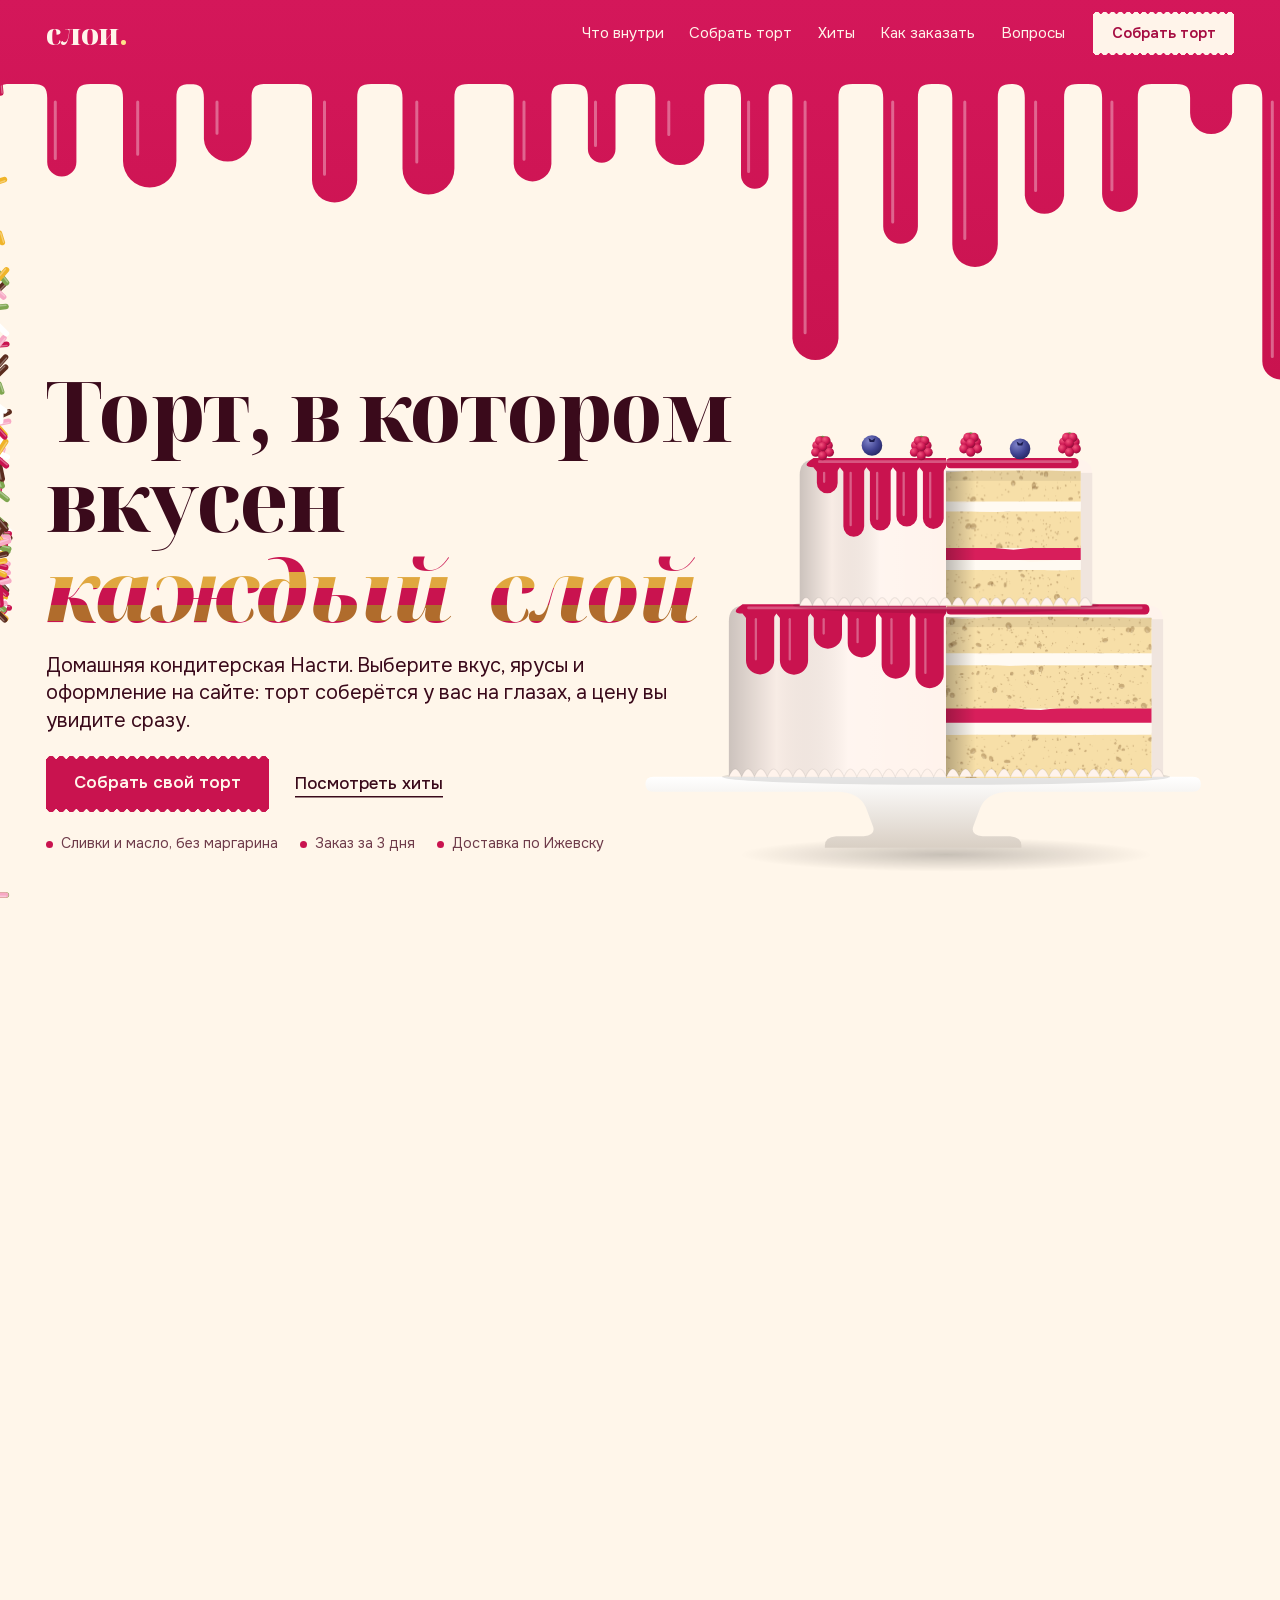
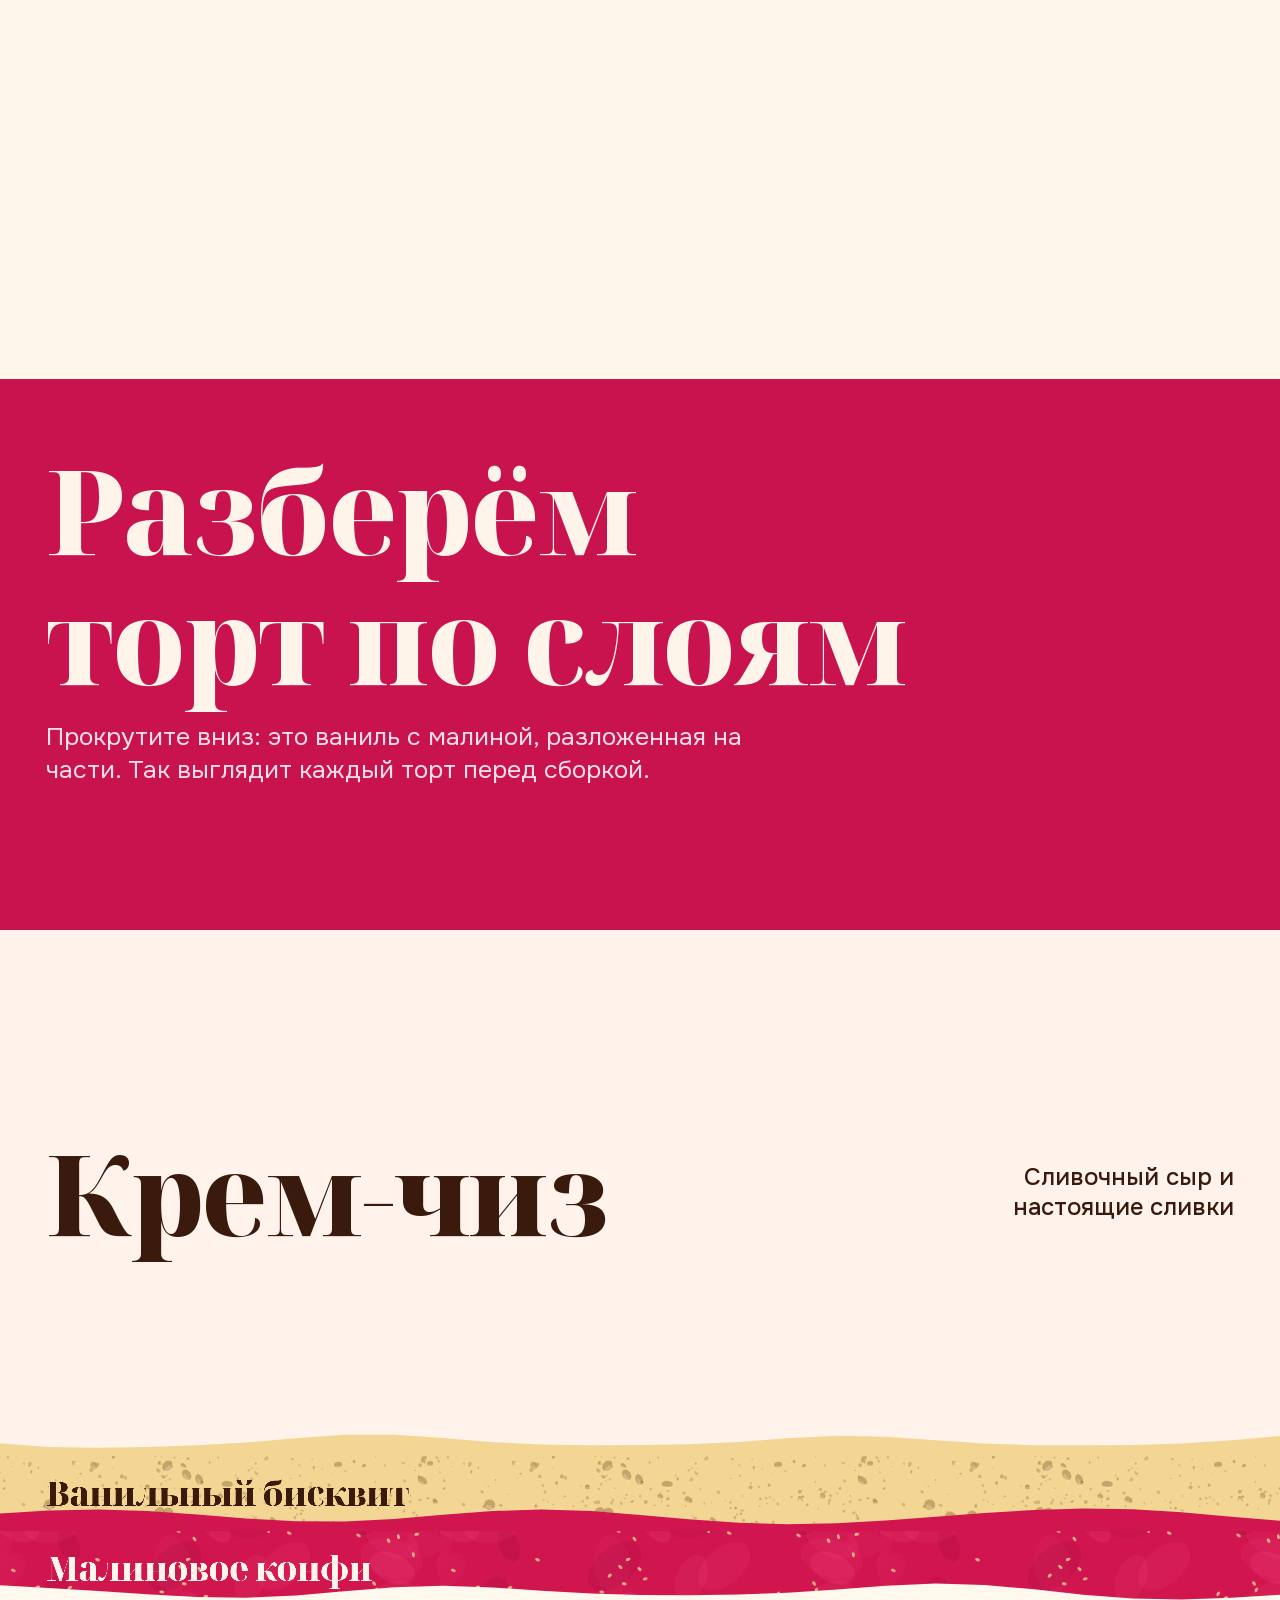
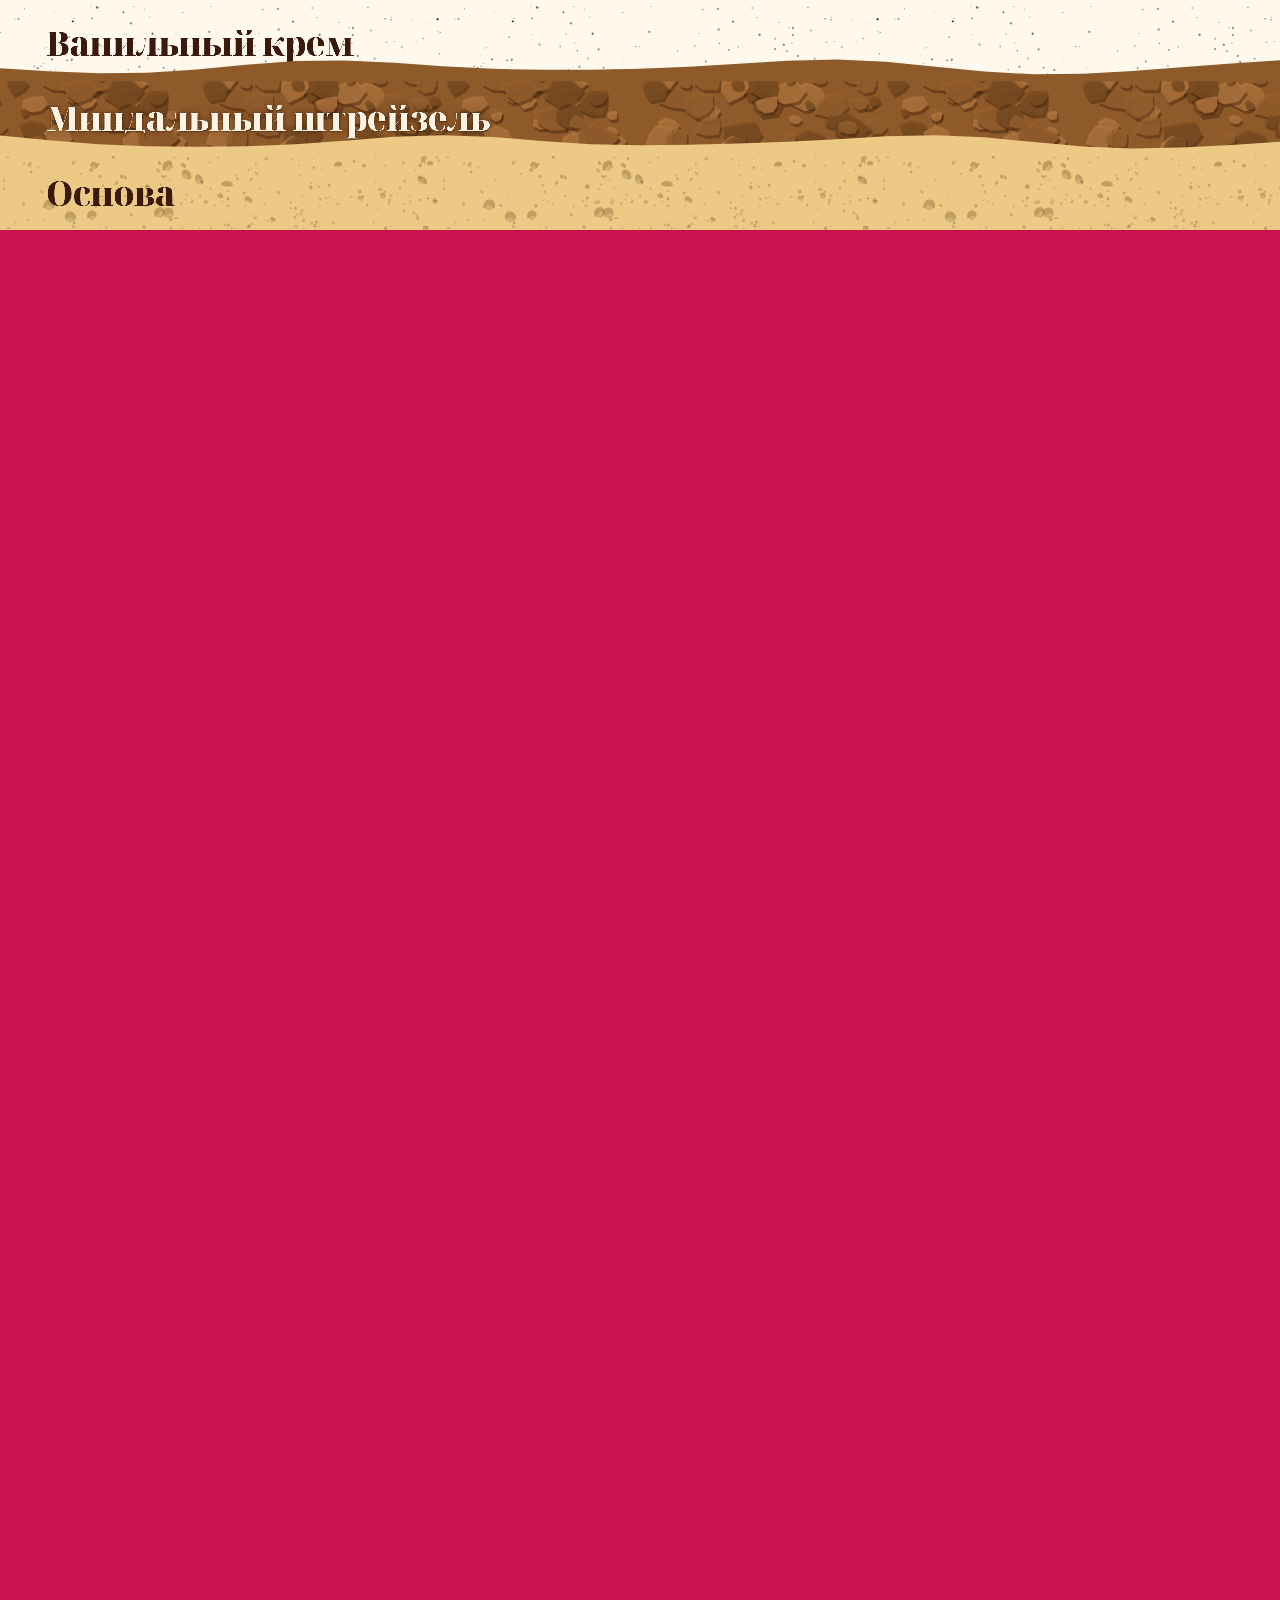
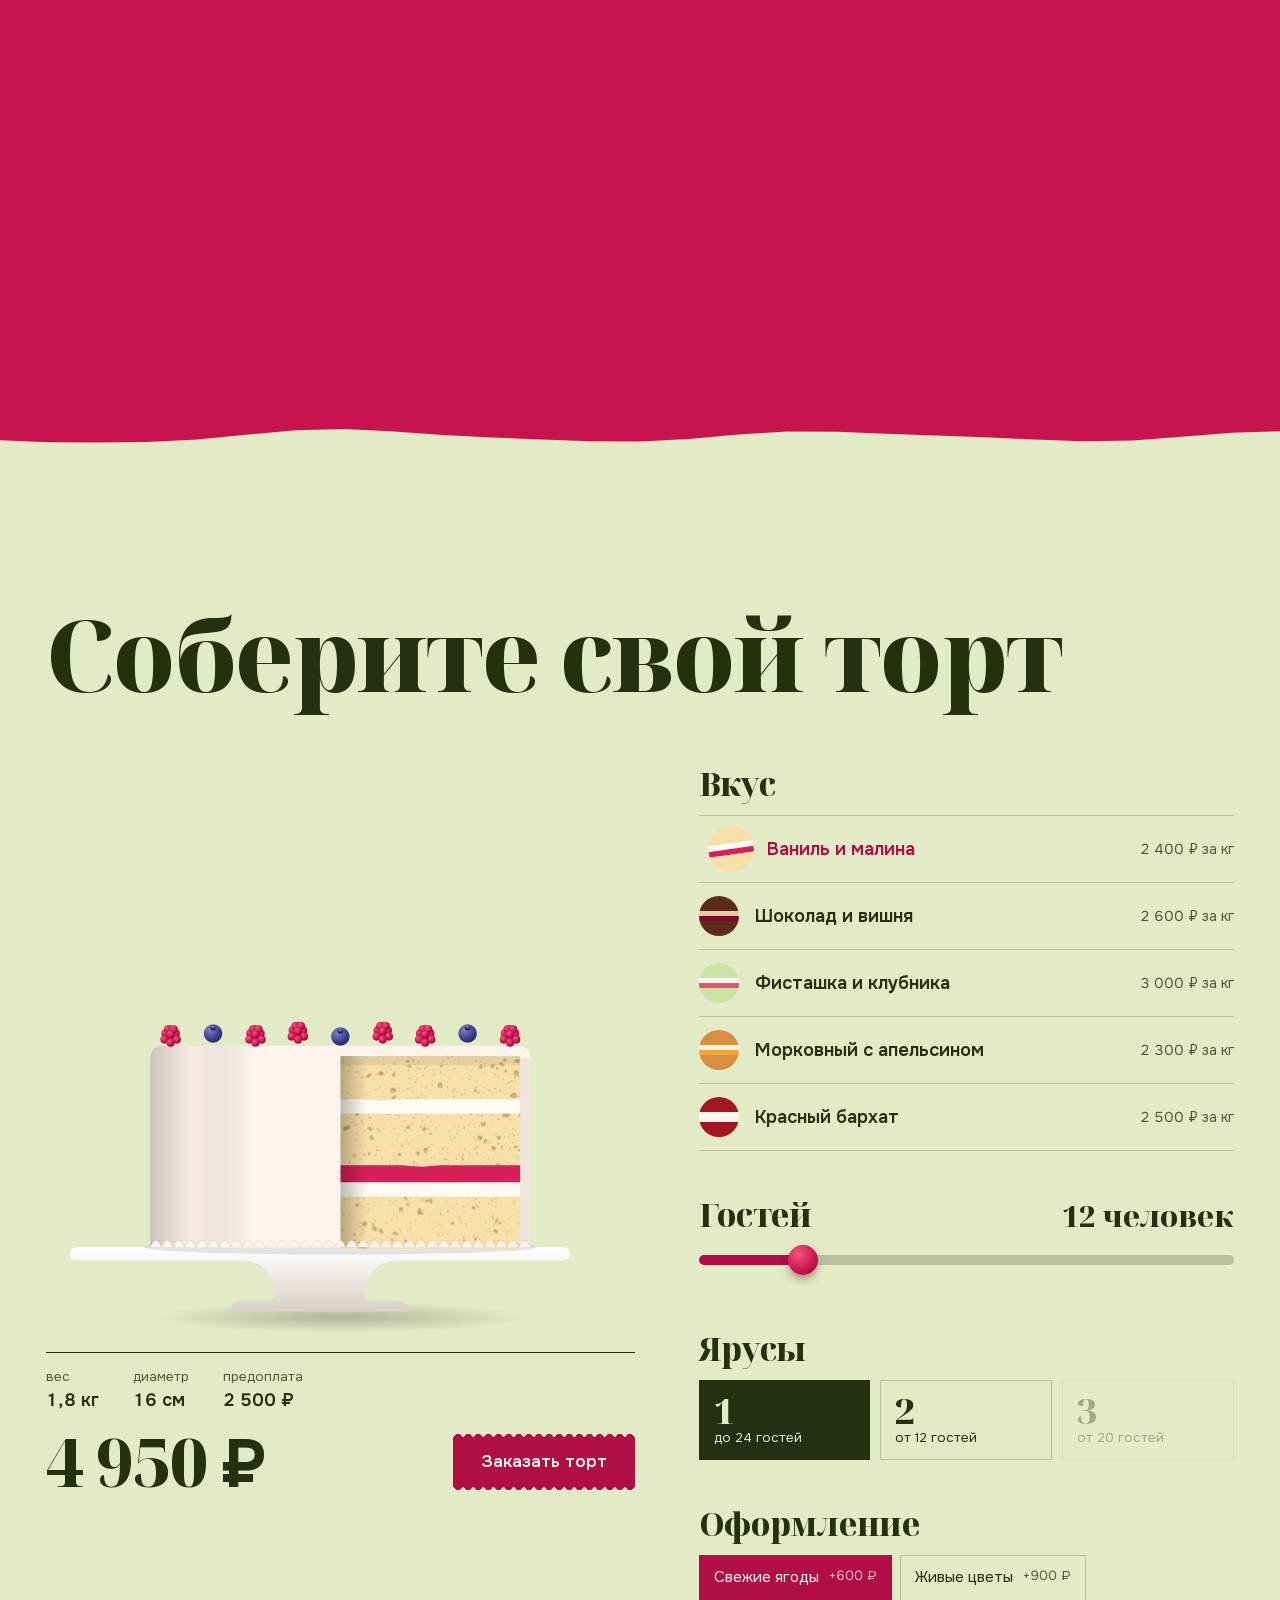
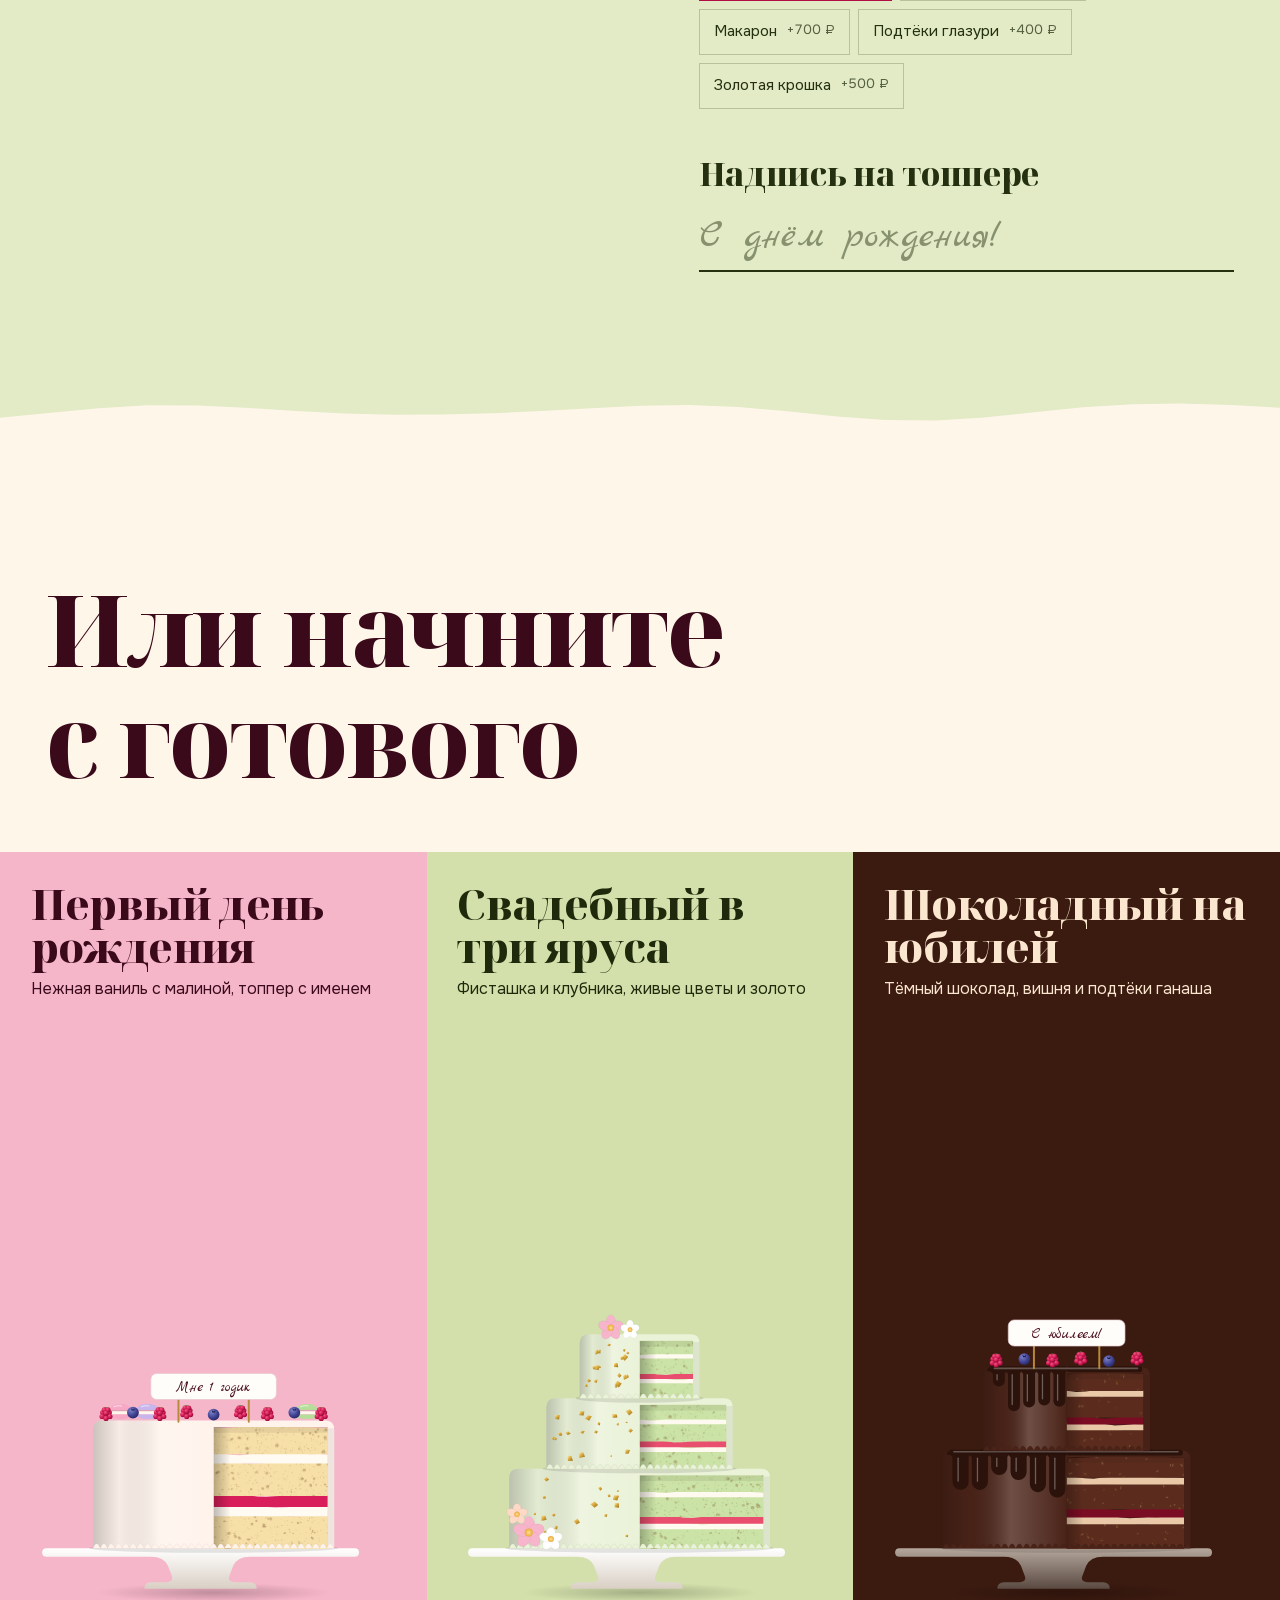
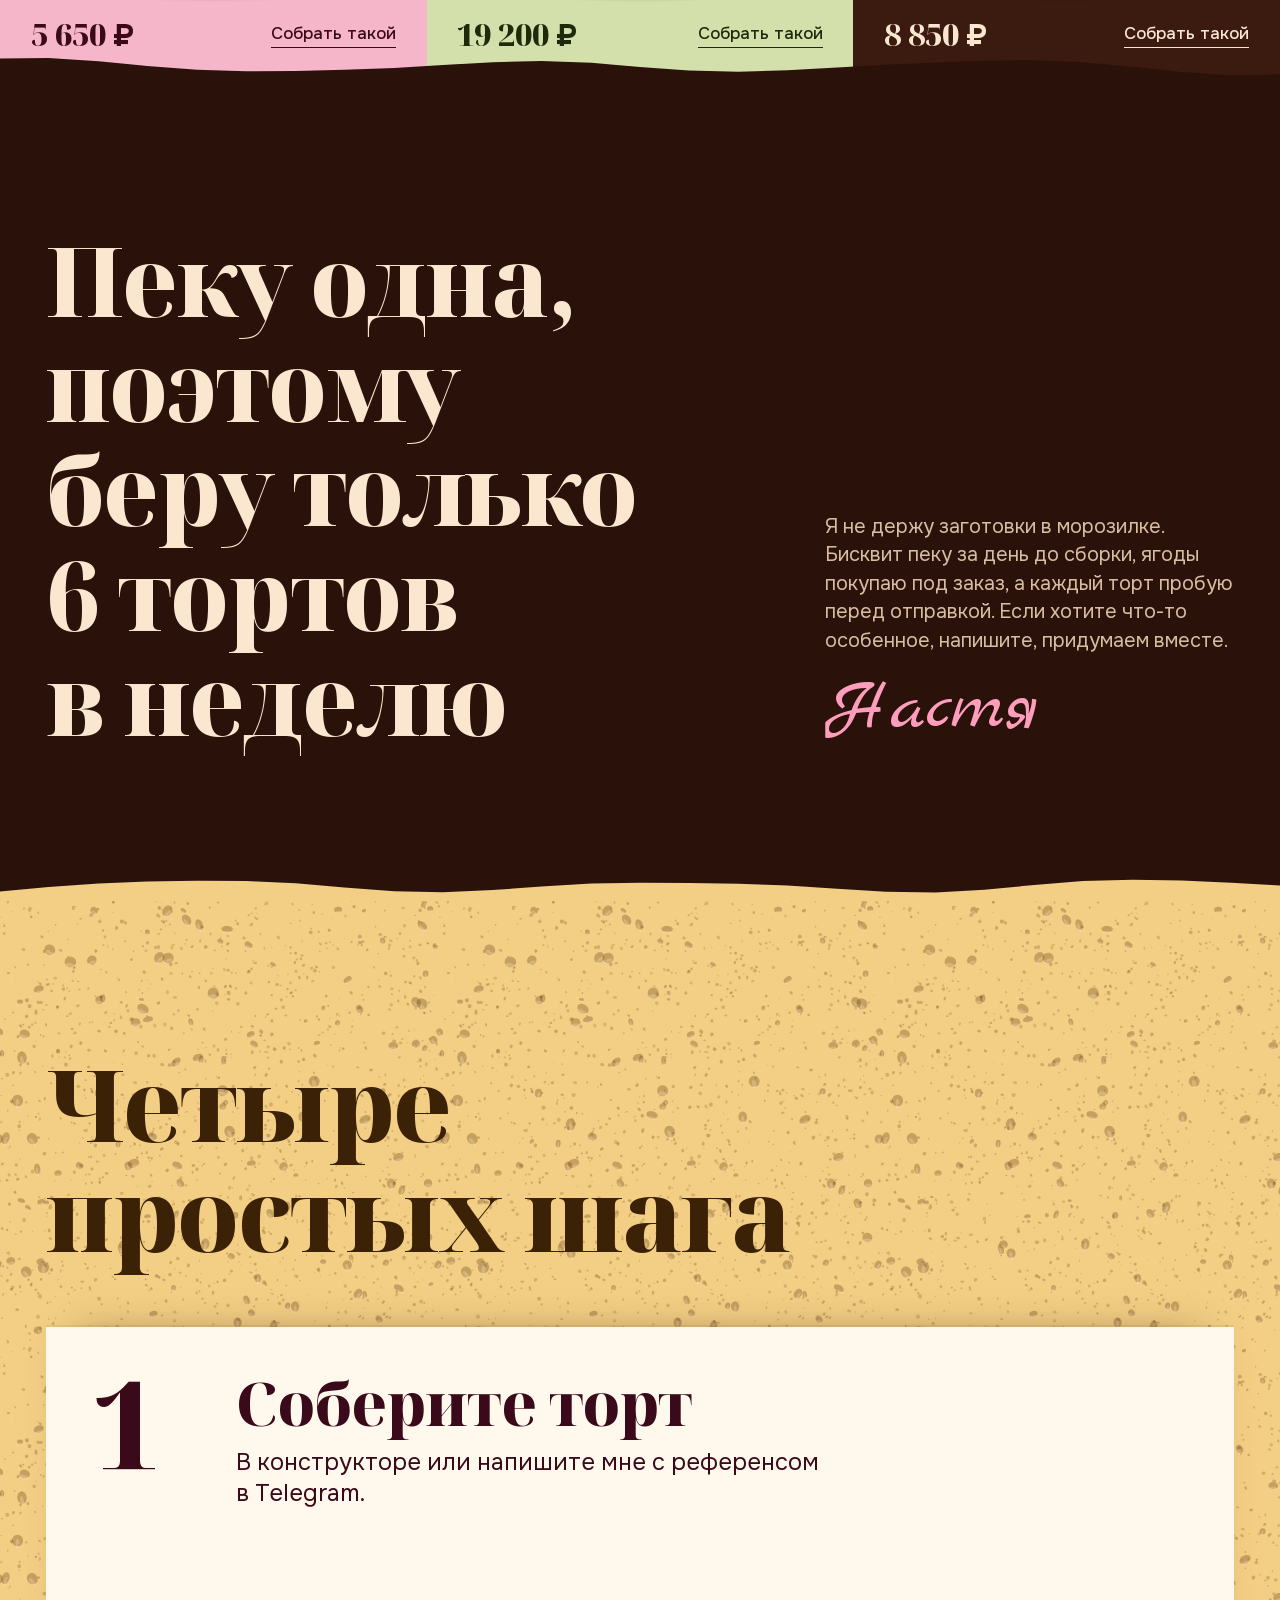
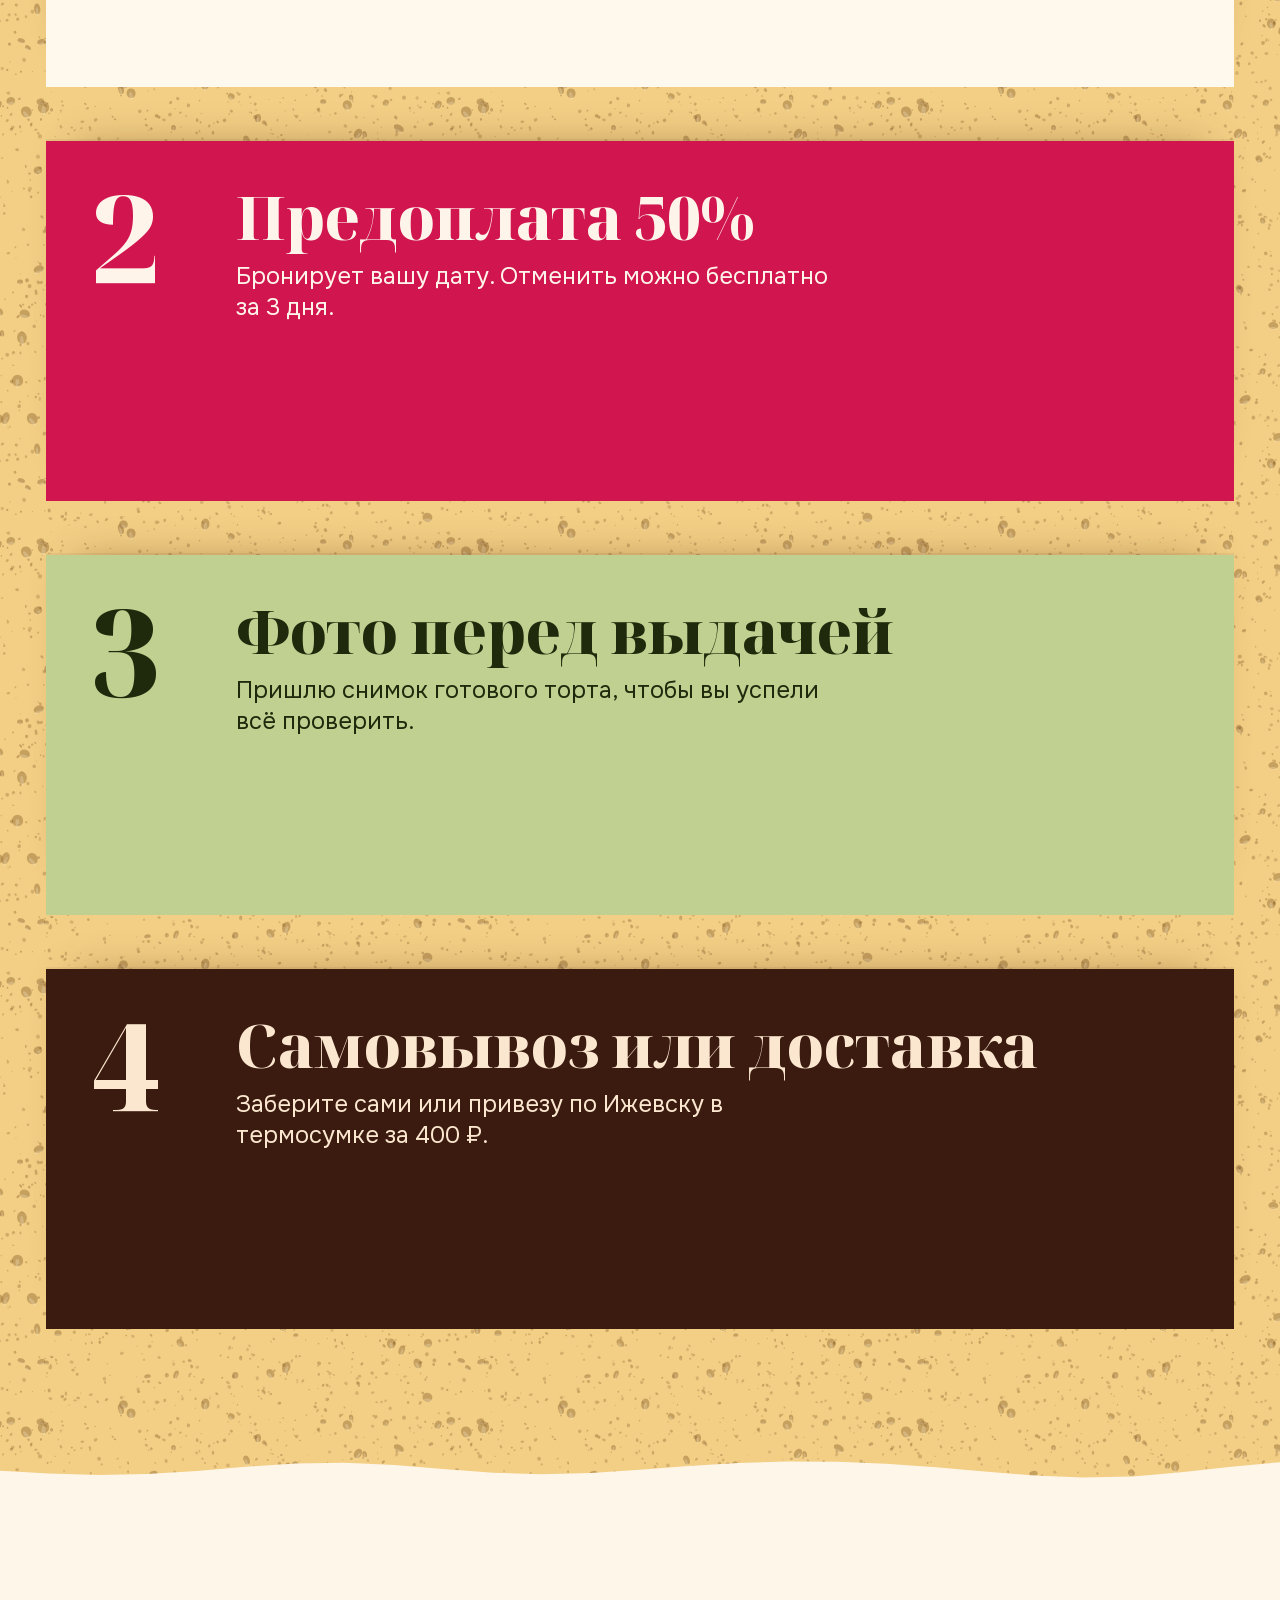
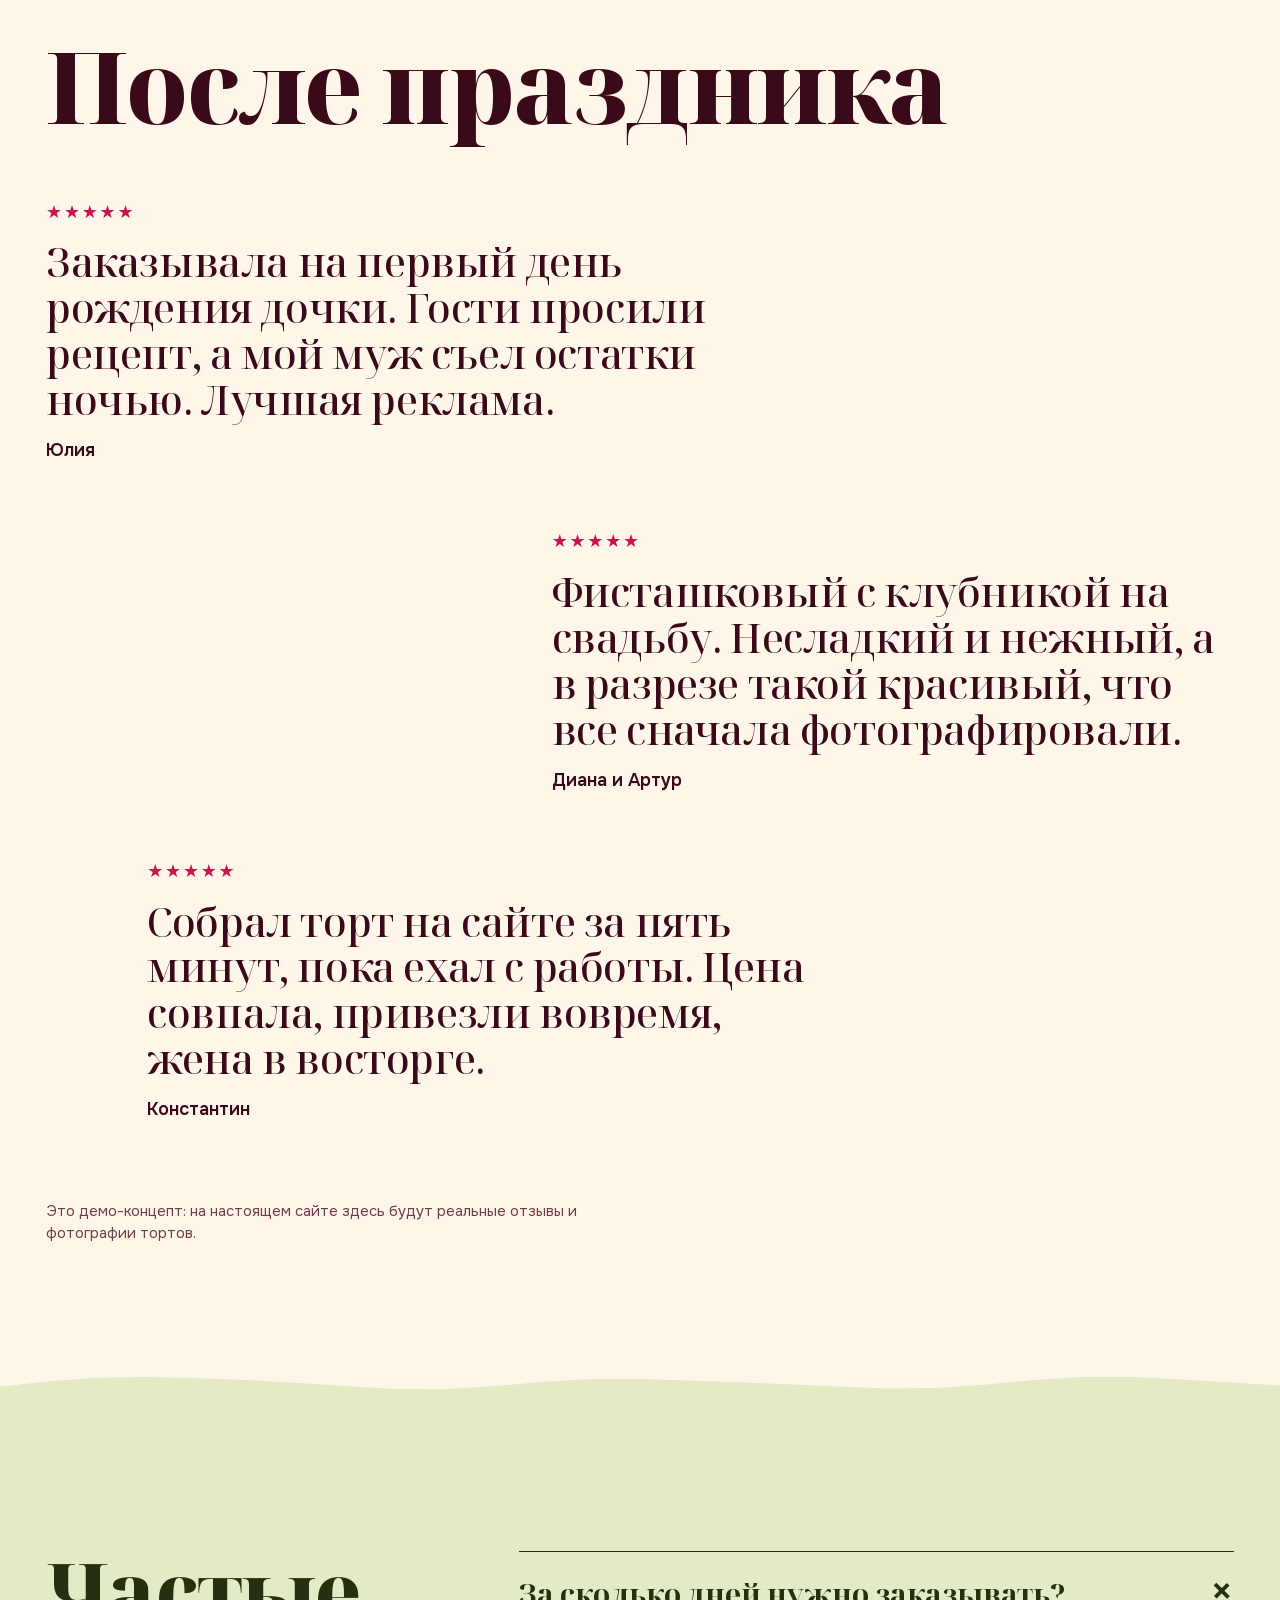
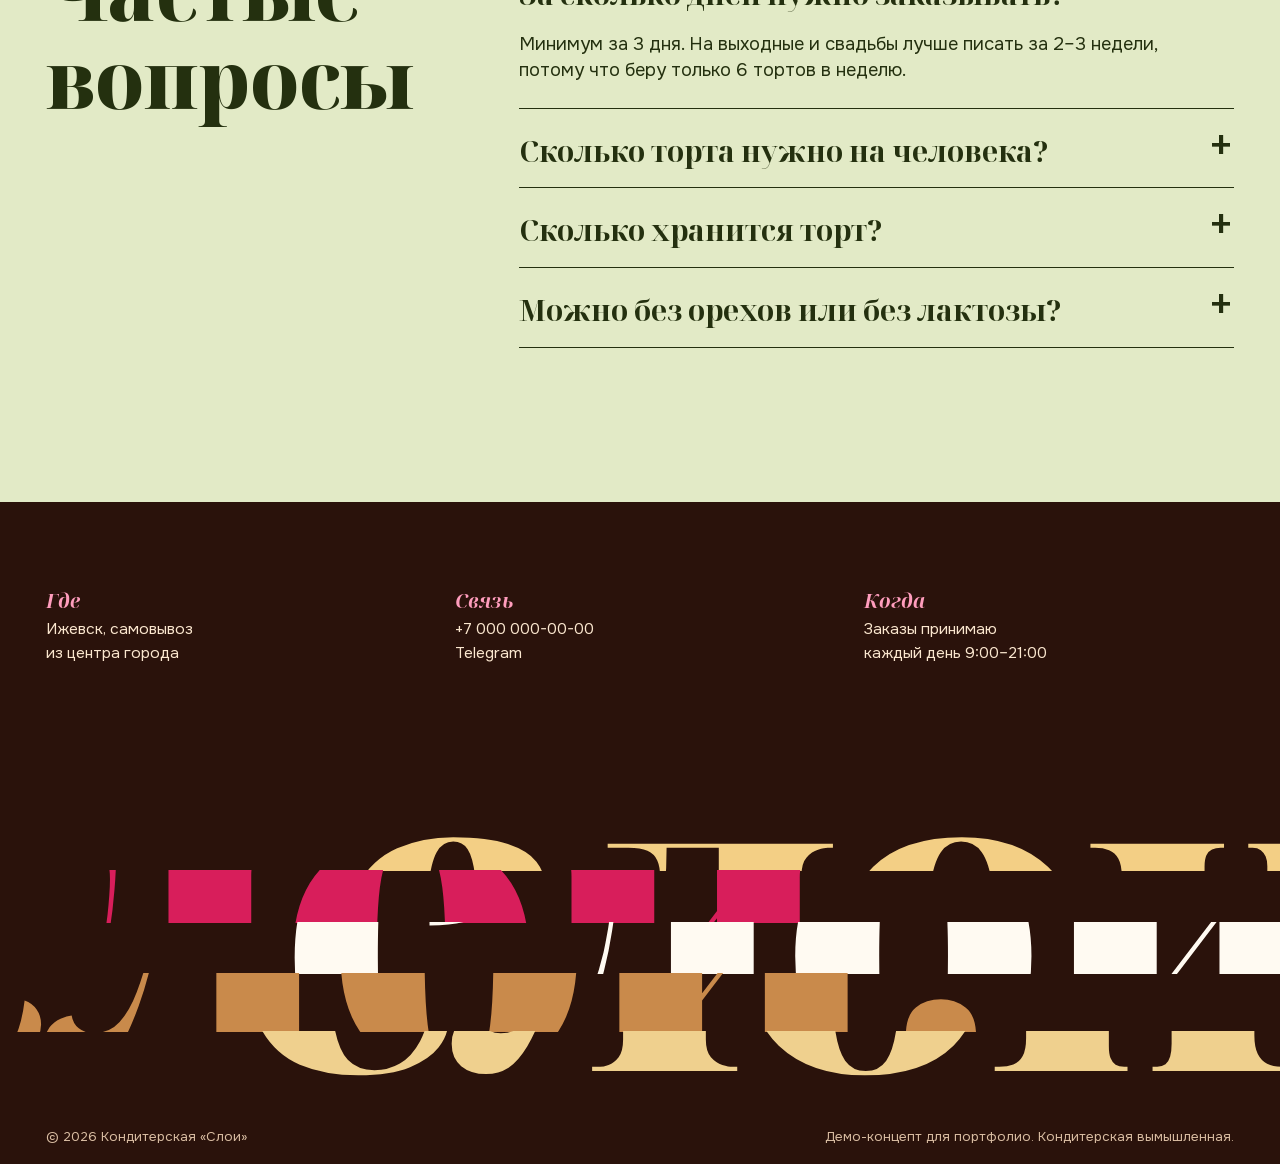
<file: index.html>
<!doctype html>
<html lang="ru">
<head>
<meta charset="utf-8">
<meta name="viewport" content="width=device-width, initial-scale=1, viewport-fit=cover">
<title>Торты на заказ «Слои» в Ижевске</title>
<meta name="description" content="Домашняя кондитерская в Ижевске. Соберите торт на сайте: вкус, ярусы, оформление и надпись. Цену видно сразу, заказ от трёх дней.">
<link rel="canonical" href="https://moonbern777.github.io/sloi-cakes/">
<meta name="theme-color" content="#c9134f">
<link rel="icon" href="favicon.svg" type="image/svg+xml">
<meta property="og:type" content="website">
<meta property="og:locale" content="ru_RU">
<meta property="og:site_name" content="Торты «Слои»">
<meta property="og:url" content="https://moonbern777.github.io/sloi-cakes/">
<meta property="og:title" content="Торт, в котором вкусен каждый слой">
<meta property="og:description" content="Соберите торт на сайте: вкус, ярусы, оформление и надпись. Цену видно сразу.">
<link rel="preload" href="fonts/noto-serif-display-cyrillic.woff2" as="font" type="font/woff2" crossorigin>
<link rel="preload" href="fonts/onest-cyrillic.woff2" as="font" type="font/woff2" crossorigin>
<link rel="stylesheet" href="css/fonts.css">
<link rel="stylesheet" href="css/style.css">
<script>
  // Animated states only apply once the scripts have promised to run them.
  document.documentElement.classList.add('js');
  setTimeout(function () {
    if (!window.sloiReady) document.documentElement.classList.remove('js');
  }, 4000);
</script>
</head>
<body>

<a class="skip" href="#main">К содержанию</a>

<header class="site-header" id="header">
  <a class="logo" href="#top" aria-label="Слои, на главную">слои<span>.</span></a>
  <nav class="nav" id="nav" aria-label="Разделы сайта">
    <a href="#inside">Что внутри</a>
    <a href="#build">Собрать торт</a>
    <a href="#hits">Хиты</a>
    <a href="#how">Как заказать</a>
    <a href="#faq">Вопросы</a>
  </nav>
  <a class="btn btn-small btn-light header-cta" href="#build"><span>Собрать торт</span></a>
  <button class="burger" type="button" aria-expanded="false" aria-controls="nav" aria-label="Открыть меню"><i></i><i></i></button>
</header>

<main id="main">

  <section class="hero" id="top" data-layer="frosting">
    <div class="hero-stage" id="hero-stage">
      <canvas class="sprinkles" id="sprinkles" aria-hidden="true"></canvas>

      <div class="hero-cake" id="hero-cake" role="img" aria-label="Двухъярусный торт в разрезе с ягодами и подтёками глазури"></div>

      <div class="hero-copy">
        <h1 class="hero-title" data-hero-title>Торт, в&nbsp;котором вкусен <em>каждый слой</em></h1>
        <p class="hero-lead">Домашняя кондитерская Насти. Выберите вкус, ярусы и оформление на сайте: торт соберётся у вас на глазах, а цену вы увидите сразу.</p>
        <div class="hero-actions">
          <a class="btn" href="#build" data-jelly><span>Собрать свой торт</span></a>
          <a class="link" href="#hits">Посмотреть хиты</a>
        </div>
        <ul class="hero-facts">
          <li>Сливки и масло, без маргарина</li>
          <li>Заказ за 3 дня</li>
          <li>Доставка по Ижевску</li>
        </ul>
      </div>

      <svg class="glaze" id="glaze" aria-hidden="true">
        <defs>
          <linearGradient id="glaze-color" x1="0" y1="0" x2="0" y2="1">
            <stop offset="0" stop-color="#d4175a"/>
            <stop offset="1" stop-color="#c9134f"/>
          </linearGradient>
        </defs>
        <path id="glaze-fill" fill="url(#glaze-color)"/>
        <path id="glaze-shine" fill="none" stroke="#fff" stroke-opacity=".34" stroke-width="3" stroke-linecap="round"/>
      </svg>
    </div>
  </section>

  <section class="inside" id="inside" data-layer="confit" aria-labelledby="inside-title">
    <h2 id="inside-title" data-lines>Разберём торт по&nbsp;слоям</h2>
    <p data-fade>Прокрутите вниз: это ваниль с малиной, разложенная на части. Так выглядит каждый торт перед сборкой.</p>
  </section>

  <section class="strata" id="strata" aria-label="Слои торта с ванилью и малиной">
    <div class="strata-stage">
      <div class="band band-cheese" data-edge data-band><h3>Крем-чиз</h3><p>Сливочный сыр и настоящие сливки</p></div>
      <div class="band band-sponge" data-edge data-band data-tex="sponge"><h3>Ванильный бисквит</h3><p>Печём за день до сборки</p></div>
      <div class="band band-confit" data-edge data-band data-tex="confit"><h3>Малиновое конфи</h3><p>Только ягоды и немного сахара</p></div>
      <div class="band band-cream" data-edge data-band data-tex="vanilla"><h3>Ванильный крем</h3><p>С зёрнами ванили, не с ароматизатором</p></div>
      <div class="band band-streusel" data-edge data-band data-tex="streusel"><h3>Миндальный штрейзель</h3><p>Хрустит даже на третий день</p></div>
      <div class="band band-base" data-edge data-band data-tex="sponge"><h3>Основа</h3><p>Бисквит на миндальной муке</p></div>
    </div>
  </section>

  <section class="build" id="build" data-layer="pistachio" data-edge aria-labelledby="build-title">
    <h2 id="build-title" data-lines>Соберите свой торт</h2>

    <form class="builder" id="cake-form">
      <div class="stage">
        <div class="preview" id="preview" role="img" aria-label="Предпросмотр торта"></div>
        <div class="stage-foot">
          <dl class="tally">
            <div><dt>вес</dt><dd id="t-weight"></dd></div>
            <div><dt>диаметр</dt><dd id="t-size"></dd></div>
            <div><dt>предоплата</dt><dd id="t-prepay"></dd></div>
          </dl>
          <div class="price-row">
            <output class="total" id="total"></output>
            <button class="btn" type="button" id="open-order" data-jelly><span>Заказать торт</span></button>
          </div>
        </div>
      </div>

      <div class="controls">
        <fieldset>
          <legend>Вкус</legend>
          <div class="flavors" id="flavors"></div>
        </fieldset>

        <div class="guests">
          <div class="guests-top">
            <label class="legend" for="guests">Гостей</label>
            <output id="guests-out" for="guests"></output>
          </div>
          <input id="guests" name="guests" type="range" min="6" max="40" step="2" value="12">
        </div>

        <fieldset>
          <legend>Ярусы</legend>
          <div class="tiers">
            <label class="tier-opt"><input type="radio" name="tiers" value="1" checked><span><b>1</b><small>до 24 гостей</small></span></label>
            <label class="tier-opt"><input type="radio" name="tiers" value="2"><span><b>2</b><small>от 12 гостей</small></span></label>
            <label class="tier-opt"><input type="radio" name="tiers" value="3"><span><b>3</b><small>от 20 гостей</small></span></label>
          </div>
        </fieldset>

        <fieldset>
          <legend>Оформление</legend>
          <div class="decor" id="decor"></div>
        </fieldset>

        <div class="message">
          <label class="legend" for="cake-text">Надпись на топпере</label>
          <input class="text-in" id="cake-text" name="text" maxlength="18" placeholder="С днём рождения!" autocomplete="off">
        </div>
      </div>
    </form>
    <noscript><p class="noscript-note">Конструктору нужен JavaScript. Напишите Насте в Telegram, и она соберёт торт вместе с вами.</p></noscript>
  </section>

  <section class="hits" id="hits" data-layer="frosting" data-edge aria-labelledby="hits-title">
    <h2 id="hits-title" data-lines>Или начните с готового</h2>
    <ul class="hit-list" id="hit-list"></ul>
  </section>

  <section class="baker" data-layer="chocolate" data-edge aria-labelledby="baker-title">
    <h2 id="baker-title" data-lines>Пеку одна, поэтому беру только 6&nbsp;тортов в&nbsp;неделю</h2>
    <div class="baker-note">
      <p data-fade>Я не держу заготовки в морозилке. Бисквит пеку за день до сборки, ягоды покупаю под заказ, а каждый торт пробую перед отправкой. Если хотите что-то особенное, напишите, придумаем вместе.</p>
      <p class="signed" id="signed">Настя</p>
    </div>
  </section>

  <section class="how" id="how" data-layer="sponge" data-edge data-tex="sponge" aria-labelledby="how-title">
    <h2 id="how-title" data-lines>Четыре простых шага</h2>
    <ol class="steps">
      <li class="step step-1"><b aria-hidden="true">1</b><div><h3>Соберите торт</h3><p>В конструкторе или напишите мне с референсом в Telegram.</p></div></li>
      <li class="step step-2"><b aria-hidden="true">2</b><div><h3>Предоплата 50%</h3><p>Бронирует вашу дату. Отменить можно бесплатно за 3 дня.</p></div></li>
      <li class="step step-3"><b aria-hidden="true">3</b><div><h3>Фото перед выдачей</h3><p>Пришлю снимок готового торта, чтобы вы успели всё проверить.</p></div></li>
      <li class="step step-4"><b aria-hidden="true">4</b><div><h3>Самовывоз или доставка</h3><p>Заберите сами или привезу по Ижевску в термосумке за 400 ₽.</p></div></li>
    </ol>
  </section>

  <section class="reviews" id="reviews" data-layer="frosting" data-edge aria-labelledby="reviews-title">
    <h2 id="reviews-title" data-lines>После праздника</h2>
    <ul class="quotes">
      <li class="quote" data-fade><span class="stars" aria-label="5 из 5">★★★★★</span><blockquote>Заказывала на первый день рождения дочки. Гости просили рецепт, а мой муж съел остатки ночью. Лучшая реклама.</blockquote><cite>Юлия</cite></li>
      <li class="quote" data-fade><span class="stars" aria-label="5 из 5">★★★★★</span><blockquote>Фисташковый с клубникой на свадьбу. Несладкий и нежный, а в разрезе такой красивый, что все сначала фотографировали.</blockquote><cite>Диана и Артур</cite></li>
      <li class="quote" data-fade><span class="stars" aria-label="5 из 5">★★★★★</span><blockquote>Собрал торт на сайте за пять минут, пока ехал с работы. Цена совпала, привезли вовремя, жена в восторге.</blockquote><cite>Константин</cite></li>
    </ul>
    <p class="demo-note">Это демо-концепт: на настоящем сайте здесь будут реальные отзывы и фотографии тортов.</p>
  </section>

  <section class="faq" id="faq" data-layer="pistachio" data-edge aria-labelledby="faq-title">
    <h2 id="faq-title" data-lines>Частые вопросы</h2>
    <div class="faq-list">
      <details open><summary>За сколько дней нужно заказывать?</summary><p>Минимум за 3 дня. На выходные и свадьбы лучше писать за 2–3 недели, потому что беру только 6 тортов в неделю.</p></details>
      <details><summary>Сколько торта нужно на человека?</summary><p>Считаю около 150 граммов на гостя. Калькулятор учитывает это сам, минимальный вес торта 1,5 кг.</p></details>
      <details><summary>Сколько хранится торт?</summary><p>До 72 часов в холодильнике. Перед подачей лучше подержать его 30 минут при комнатной температуре.</p></details>
      <details><summary>Можно без орехов или без лактозы?</summary><p>Без орехов можно почти любой вкус. Для других аллергий напишите мне, подберём состав. Кухня домашняя, следы аллергенов исключить не могу.</p></details>
    </div>
  </section>
</main>

<footer class="footer" data-layer="chocolate" data-edge>
  <div class="footer-grid">
    <div><h3>Где</h3><p>Ижевск, самовывоз<br>из центра города</p></div>
    <div><h3>Связь</h3><p>+7 000 000-00-00</p><a href="https://t.me/" target="_blank" rel="noopener">Telegram</a></div>
    <div><h3>Когда</h3><p>Заказы принимаю<br>каждый день 9:00–21:00</p></div>
  </div>
  <div class="word" id="word" aria-hidden="true">
    <span style="--from:0%;--to:22%;--c:#fff3ec">слои.</span>
    <span style="--from:22%;--to:40%;--c:#f3cf85">слои.</span>
    <span style="--from:40%;--to:54%;--c:#d81e5b">слои.</span>
    <span style="--from:54%;--to:68%;--c:#fffaf2">слои.</span>
    <span style="--from:68%;--to:84%;--c:#c98a4b">слои.</span>
    <span style="--from:84%;--to:100%;--c:#efd08e">слои.</span>
  </div>
  <div class="footer-fine"><span>© 2026 Кондитерская «Слои»</span><span>Демо-концепт для портфолио. Кондитерская вымышленная.</span></div>
</footer>

<nav class="actionbar" aria-label="Цена и заказ">
  <output id="bar-total"></output>
  <a class="btn btn-small" href="#build"><span>К конструктору</span></a>
</nav>

<dialog class="order-dialog" id="order-dialog" aria-labelledby="order-title">
  <form class="order" id="order-form">
    <h3 id="order-title">Заказ торта</h3>
    <p id="order-sum"></p>
    <div class="field"><label for="o-name">Имя</label><input id="o-name" name="name" autocomplete="name" required></div>
    <div class="field"><label for="o-phone">Телефон</label><input id="o-phone" name="phone" type="tel" inputmode="tel" autocomplete="tel" required minlength="10" placeholder="+7 000 000-00-00"></div>
    <div class="field"><label for="o-date">Когда нужен торт</label><input id="o-date" name="date" type="date" required></div>
    <div class="field"><label for="o-way">Получение</label>
      <select id="o-way" name="way"><option value="pickup">Самовывоз, бесплатно</option><option value="delivery">Доставка по Ижевску, 400 ₽</option></select>
    </div>
    <div class="order-actions">
      <button class="link" type="button" data-close>Отмена</button>
      <button class="btn" type="submit"><span>Отправить Насте</span></button>
    </div>
  </form>
  <div class="done" id="order-done" hidden>
    <h3>Настя уже читает</h3>
    <p id="order-done-text"></p>
    <p class="done-demo">Это демо: на настоящем сайте заказ сразу приходит кондитеру в Telegram.</p>
    <div class="order-actions"><button class="btn" type="button" data-close><span>Готово</span></button></div>
  </div>
</dialog>

<script src="vendor/gsap.min.js" defer></script>
<script src="vendor/ScrollTrigger.min.js" defer></script>
<script src="vendor/SplitText.min.js" defer></script>
<script src="vendor/lenis.min.js" defer></script>
<script type="module" src="js/main.js"></script>
</body>
</html>
</file>
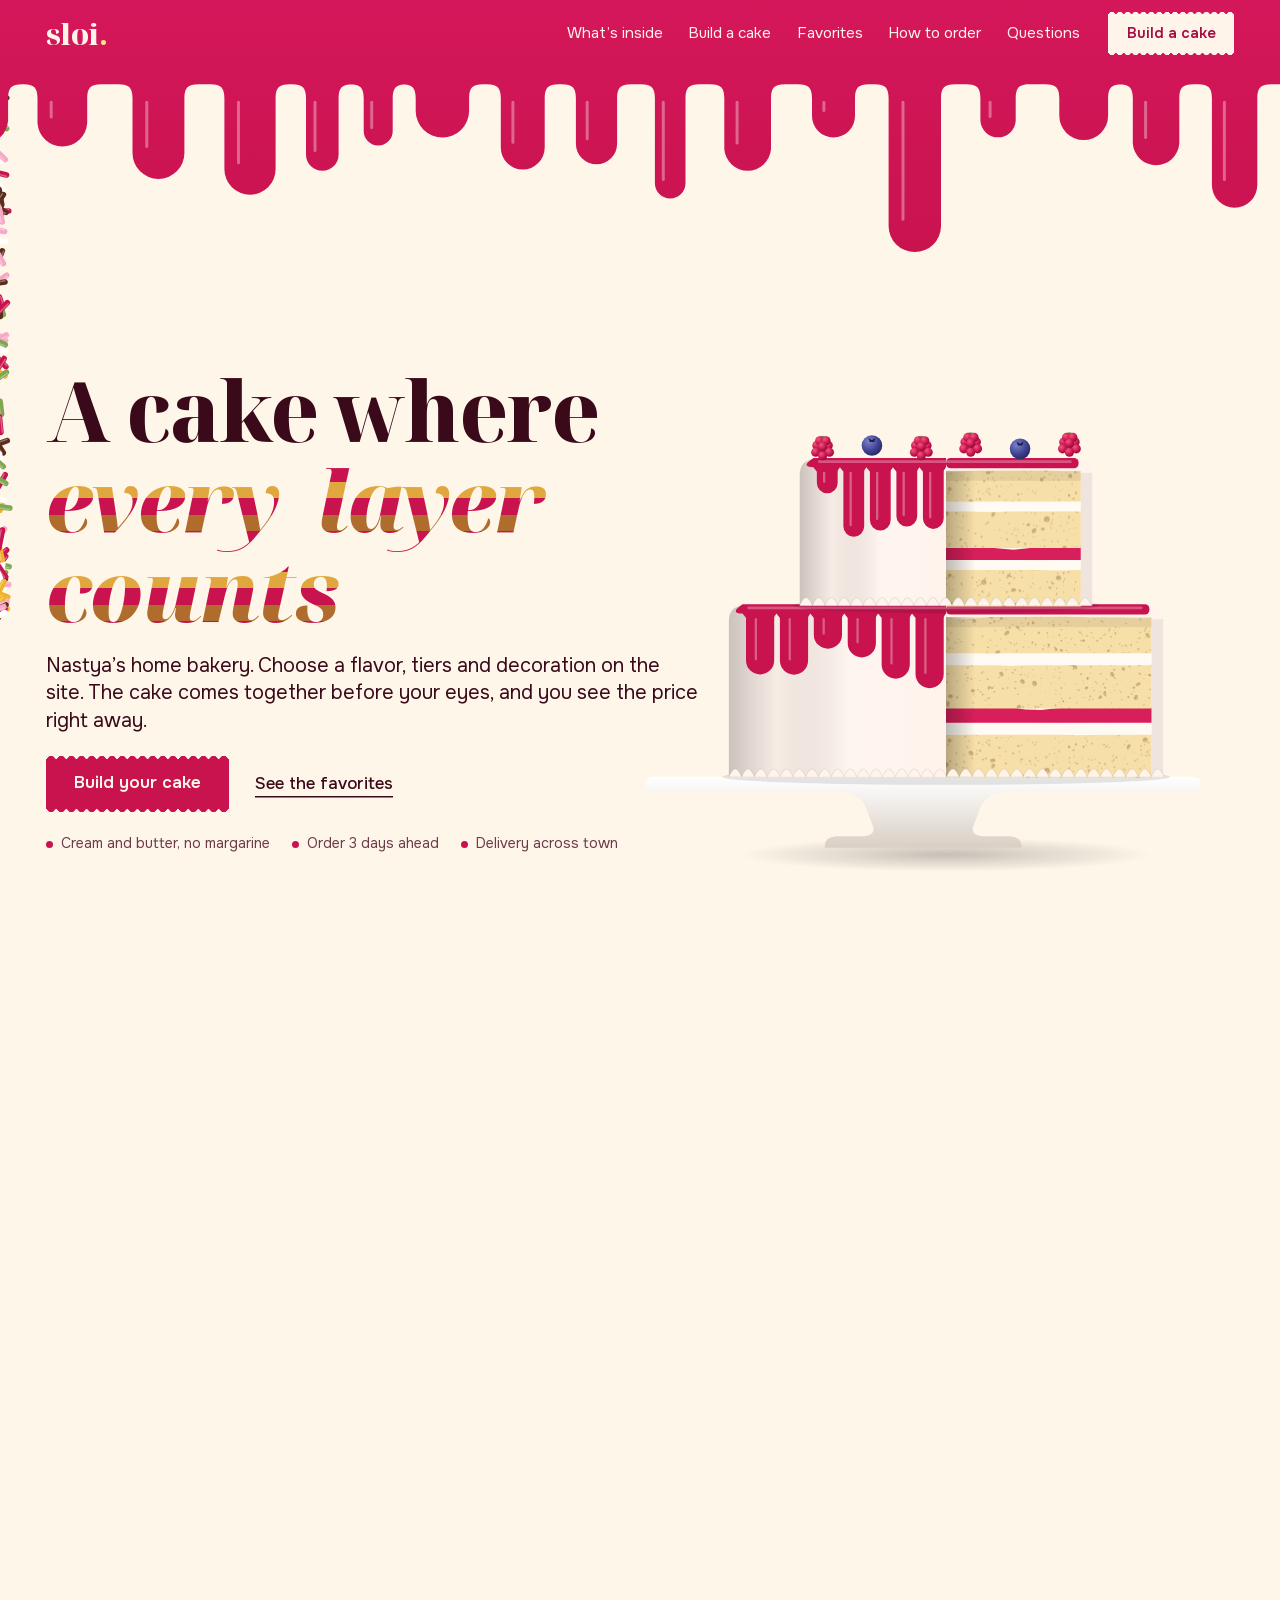
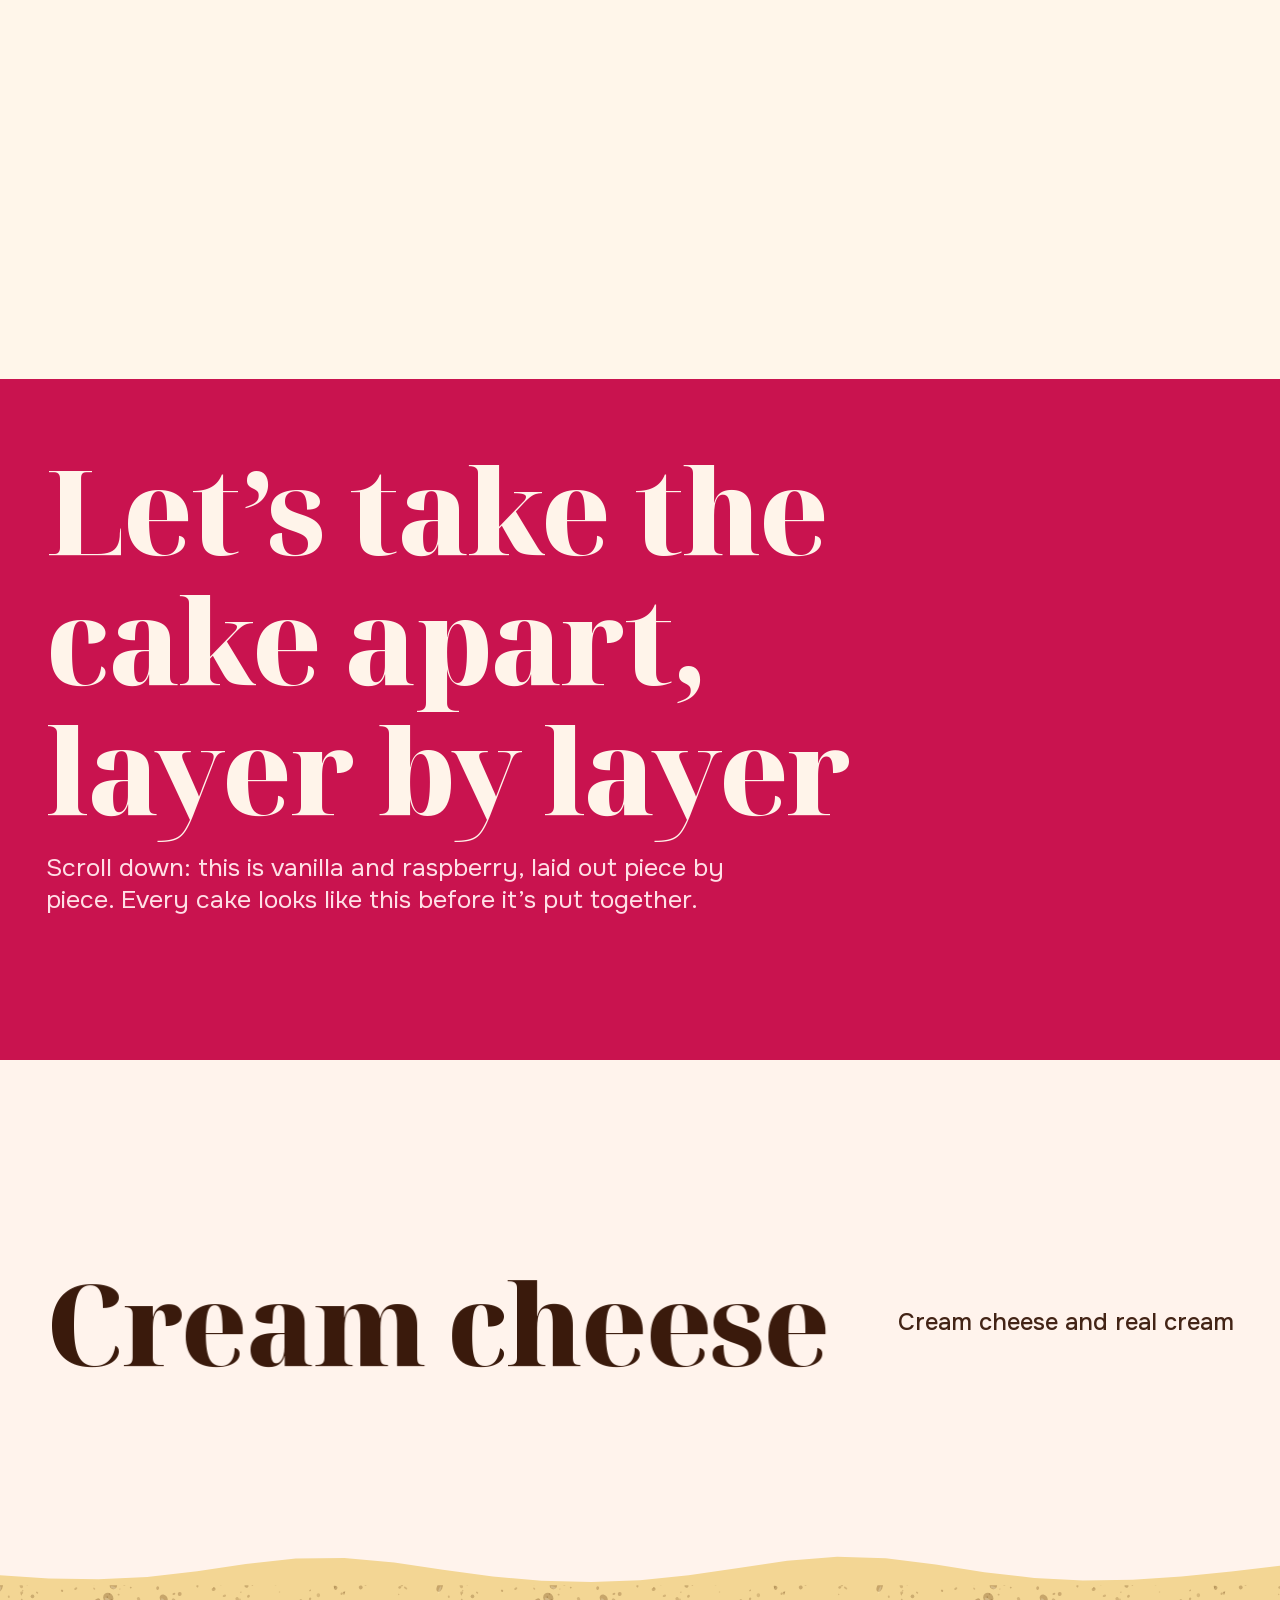
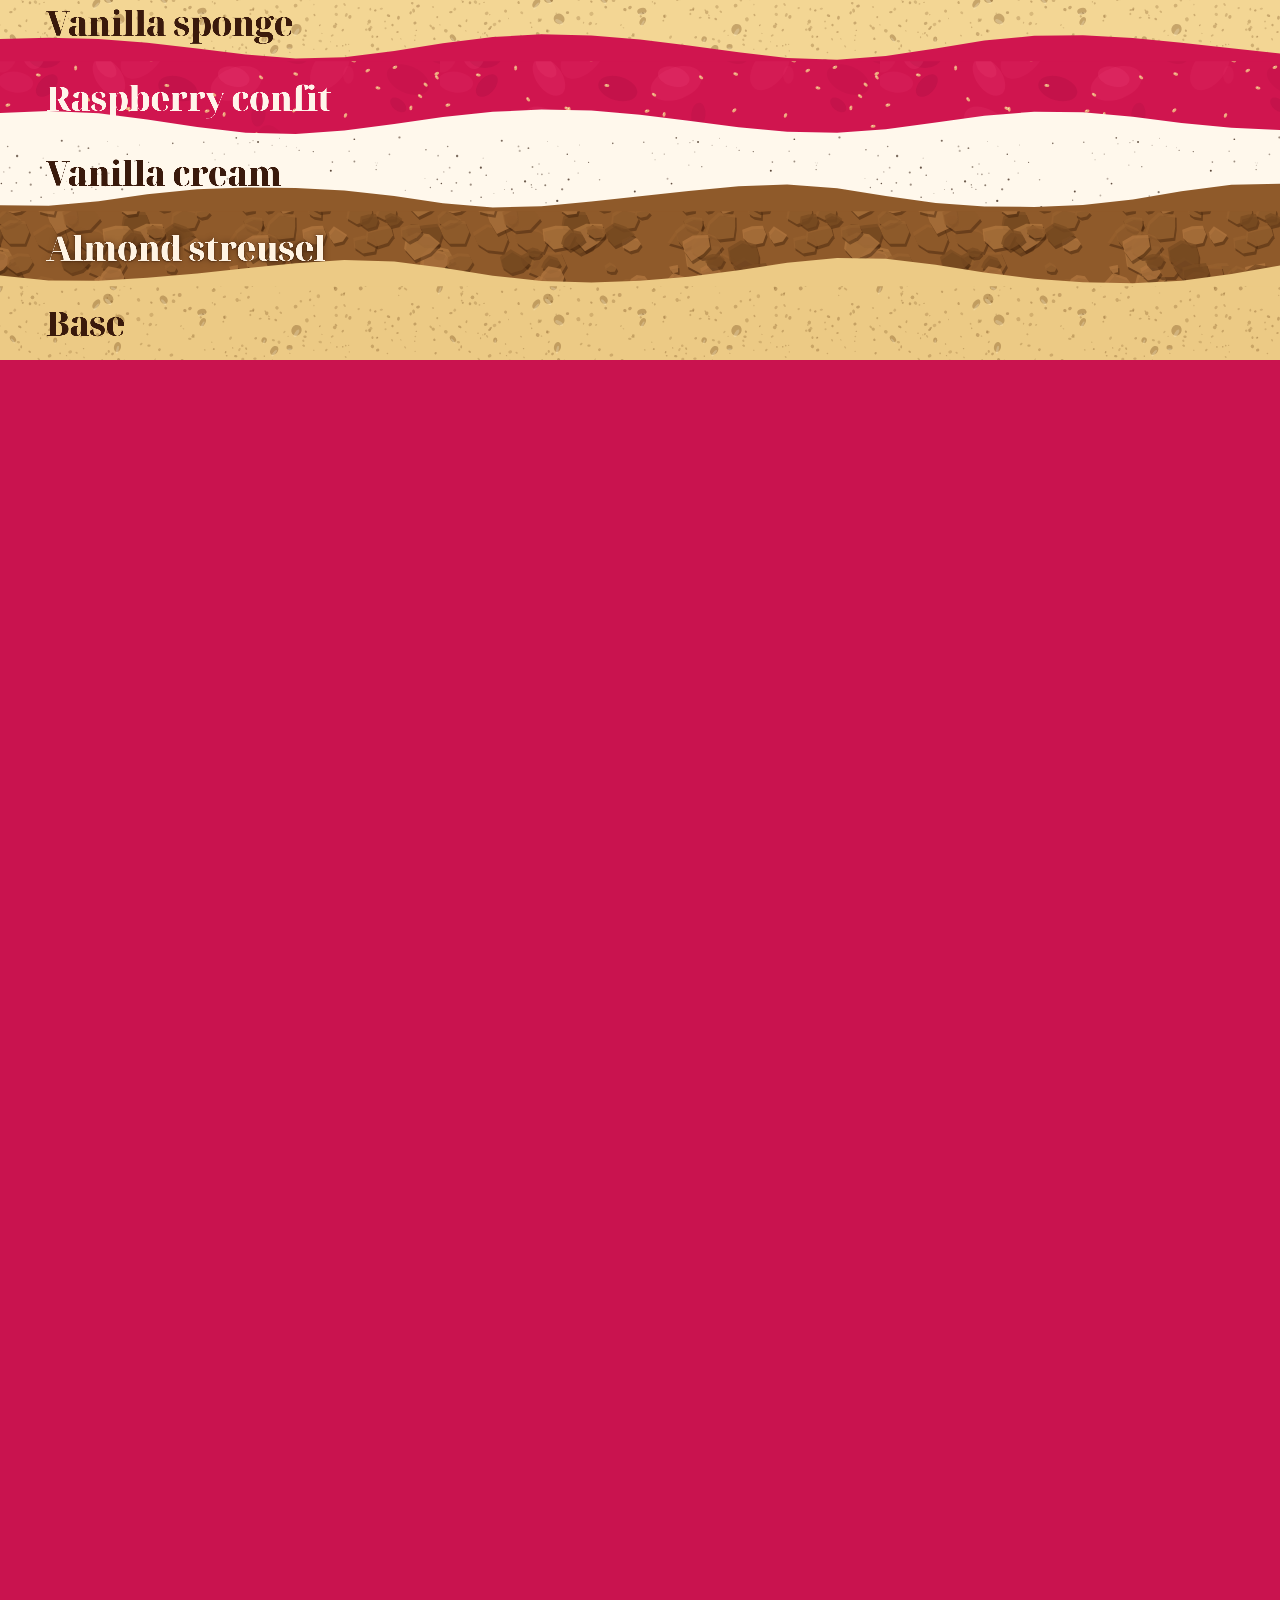
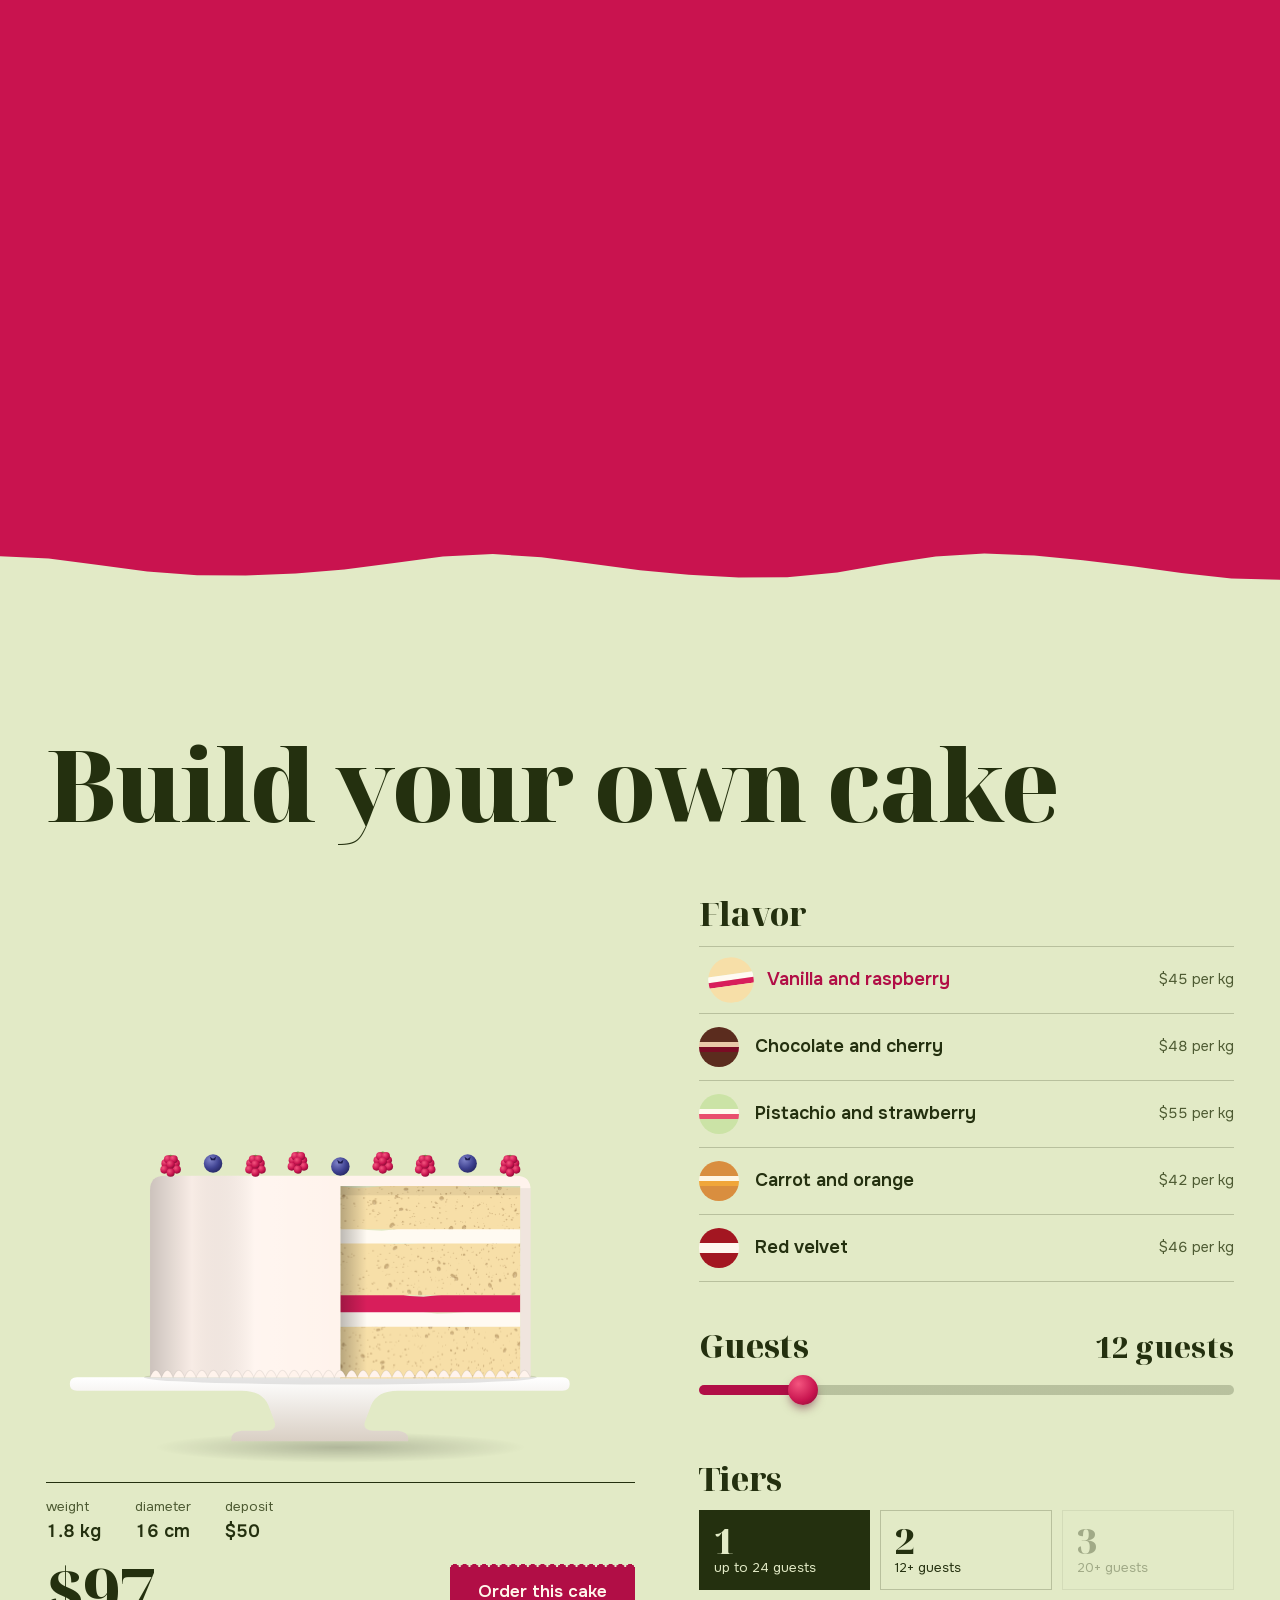
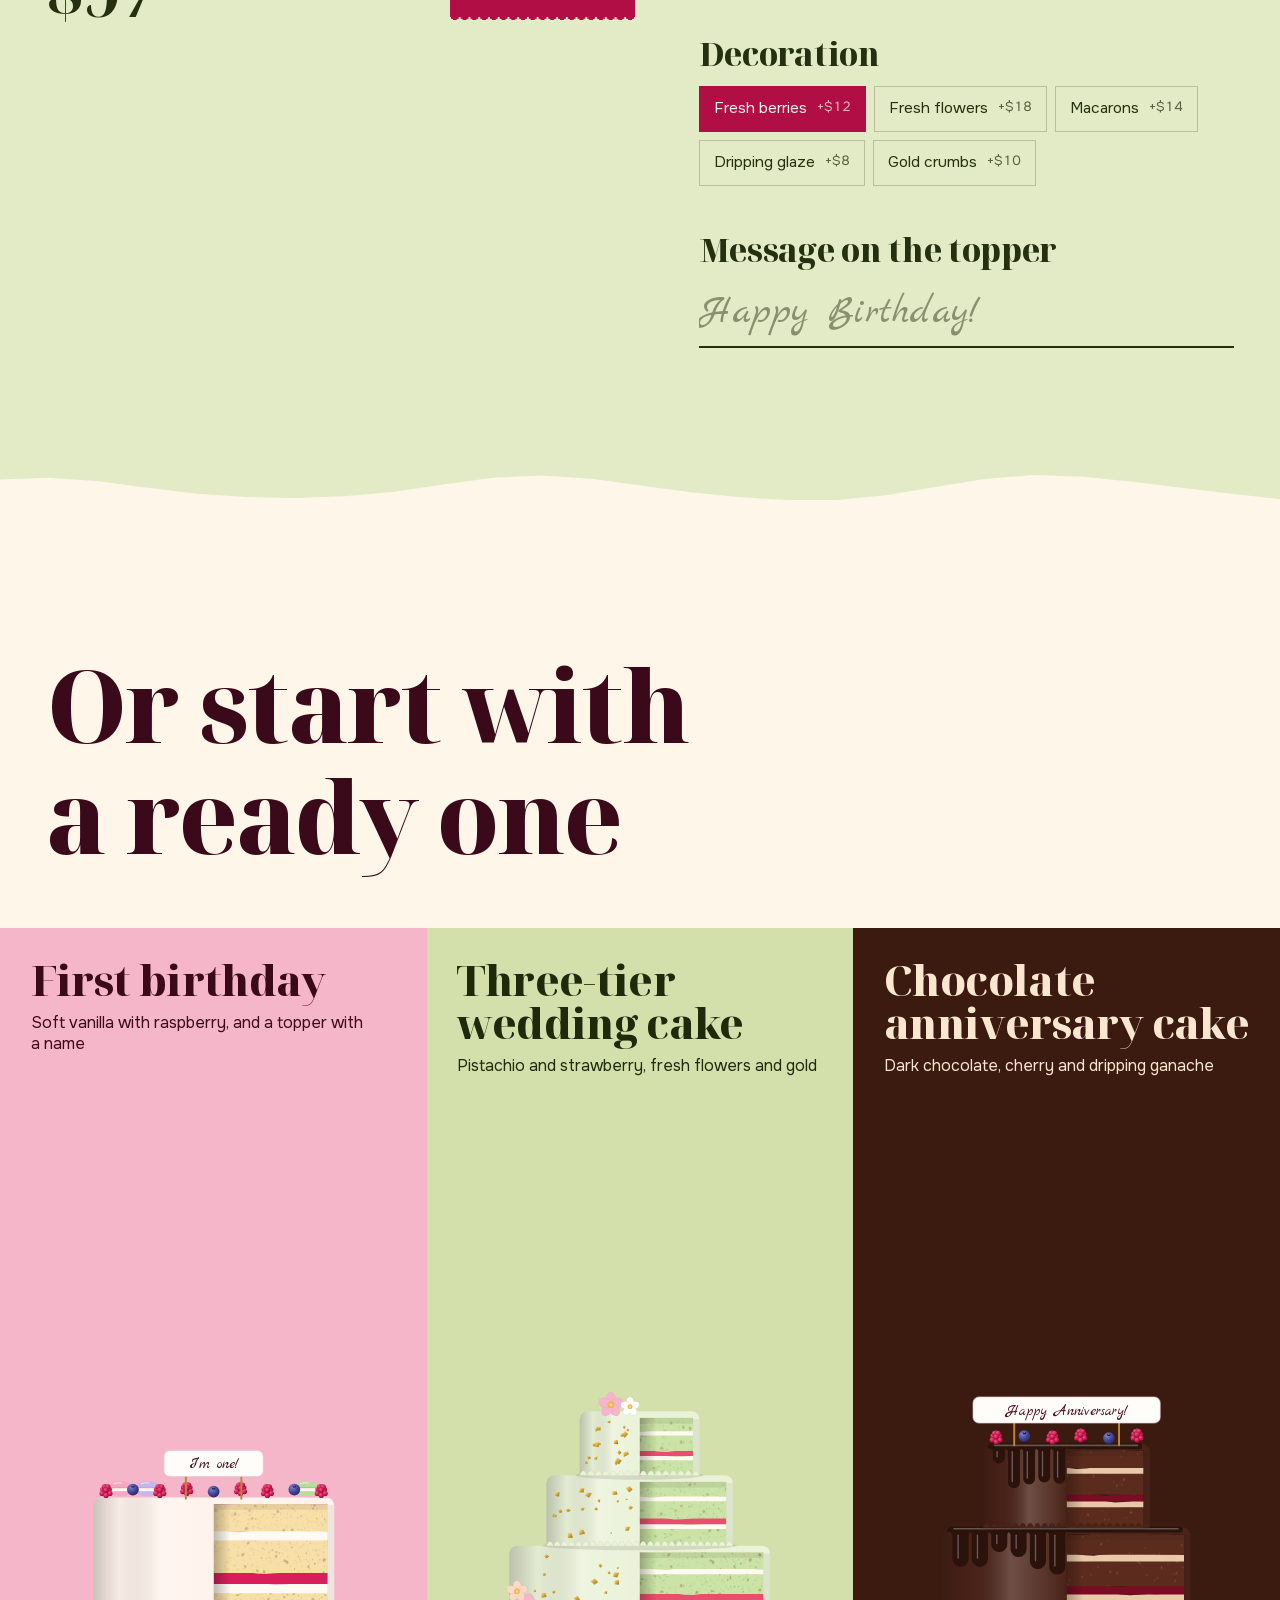
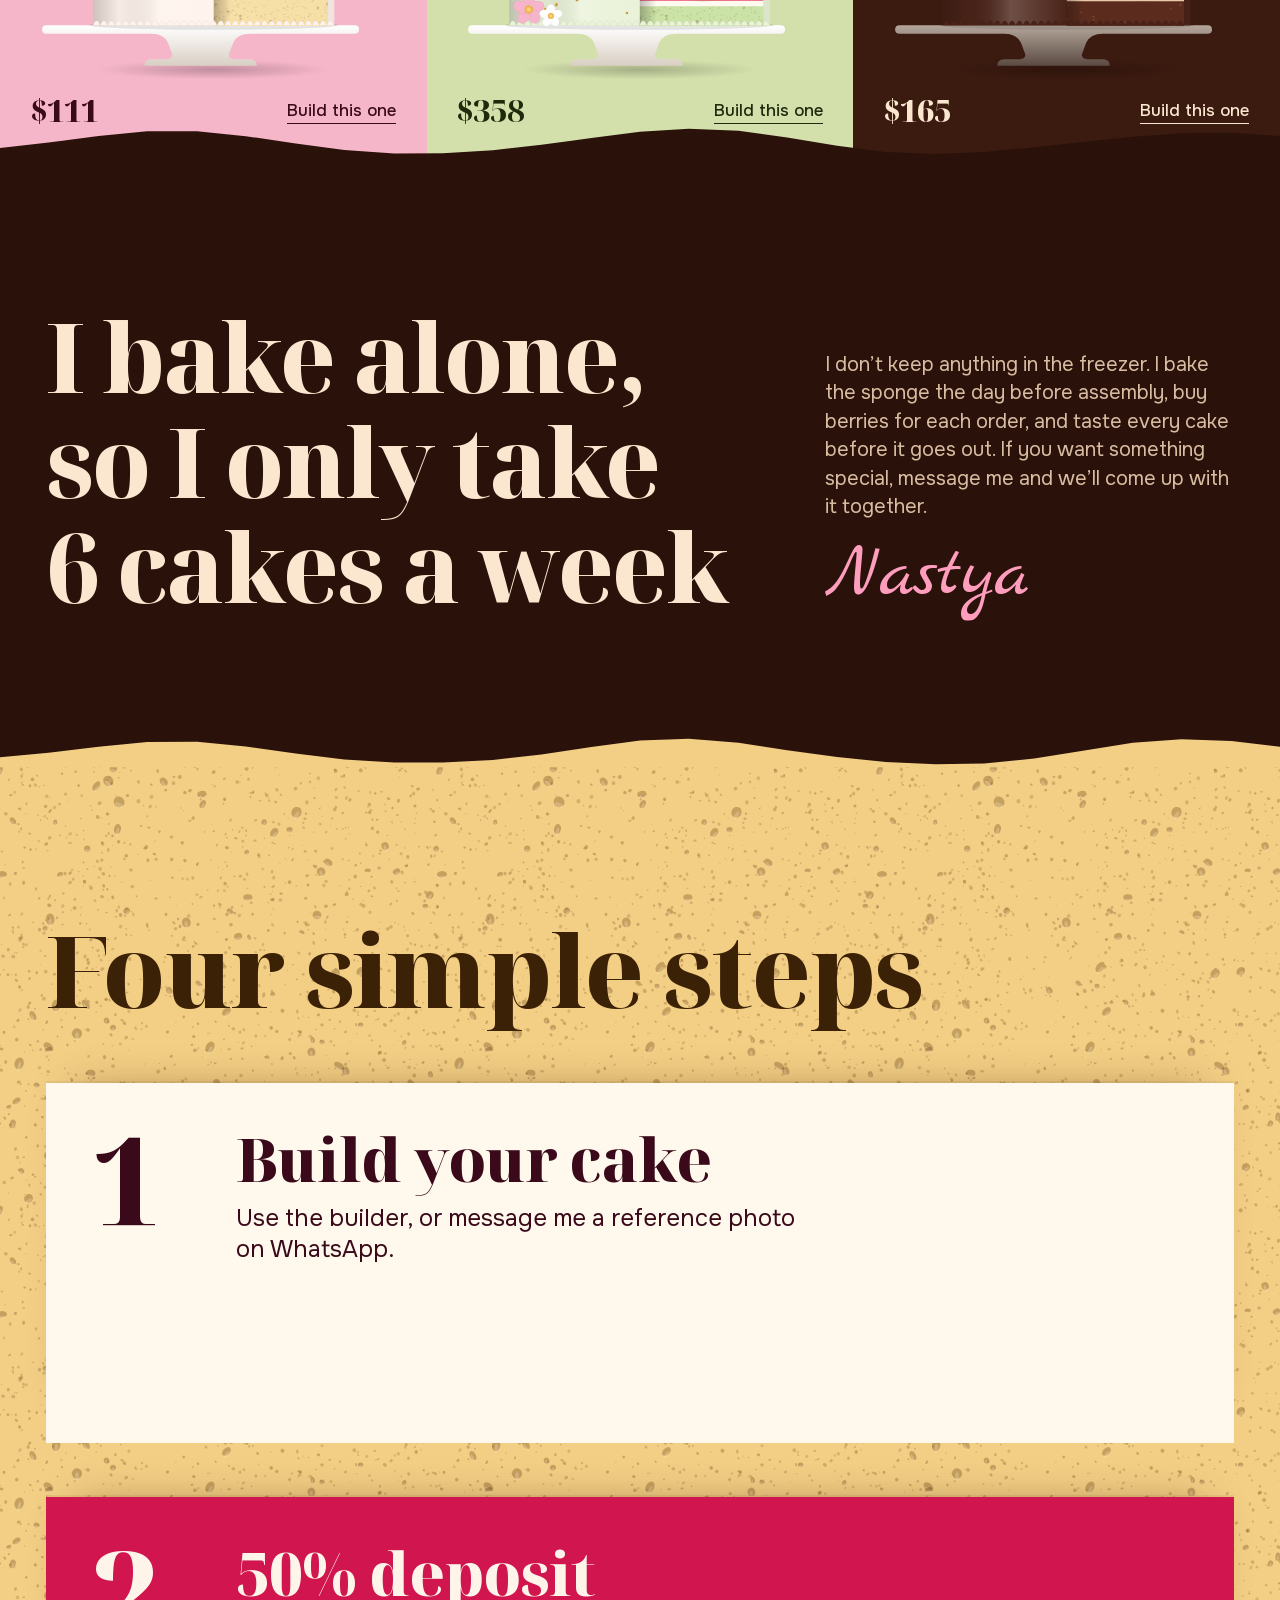
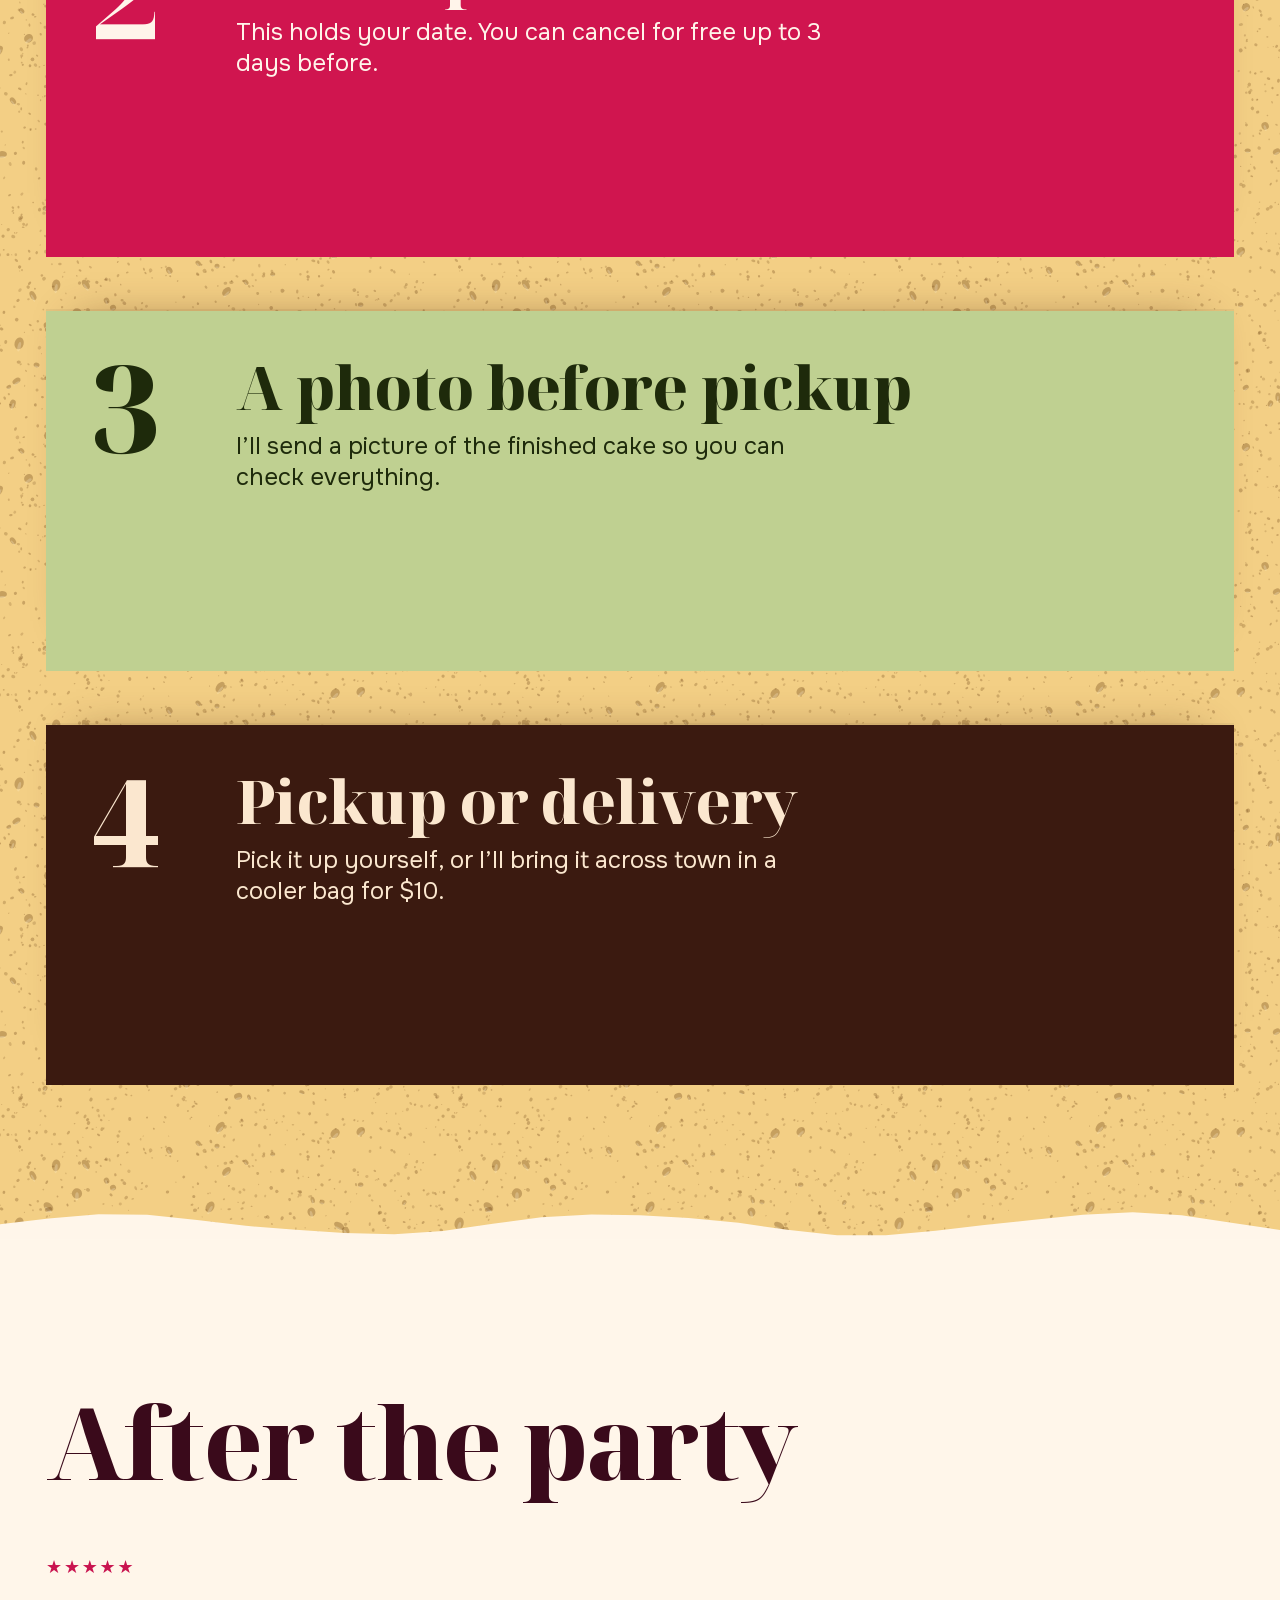
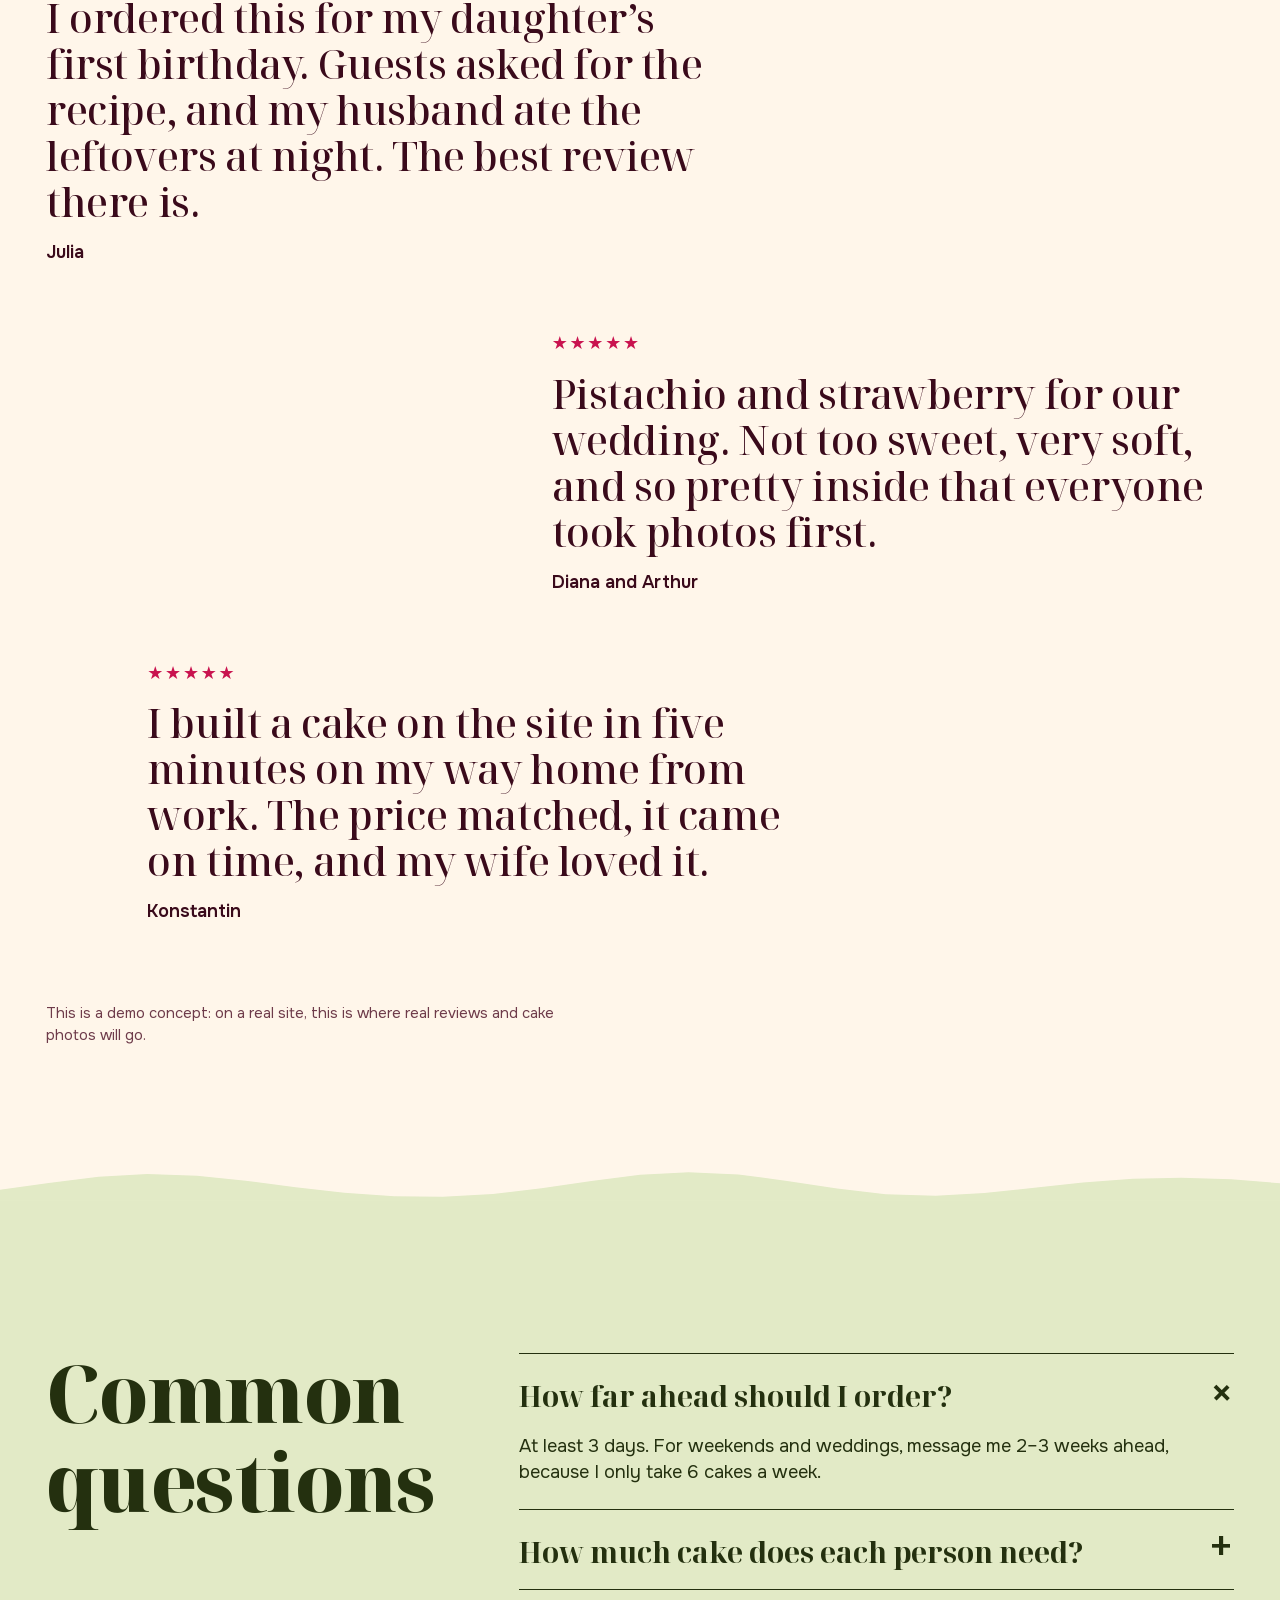
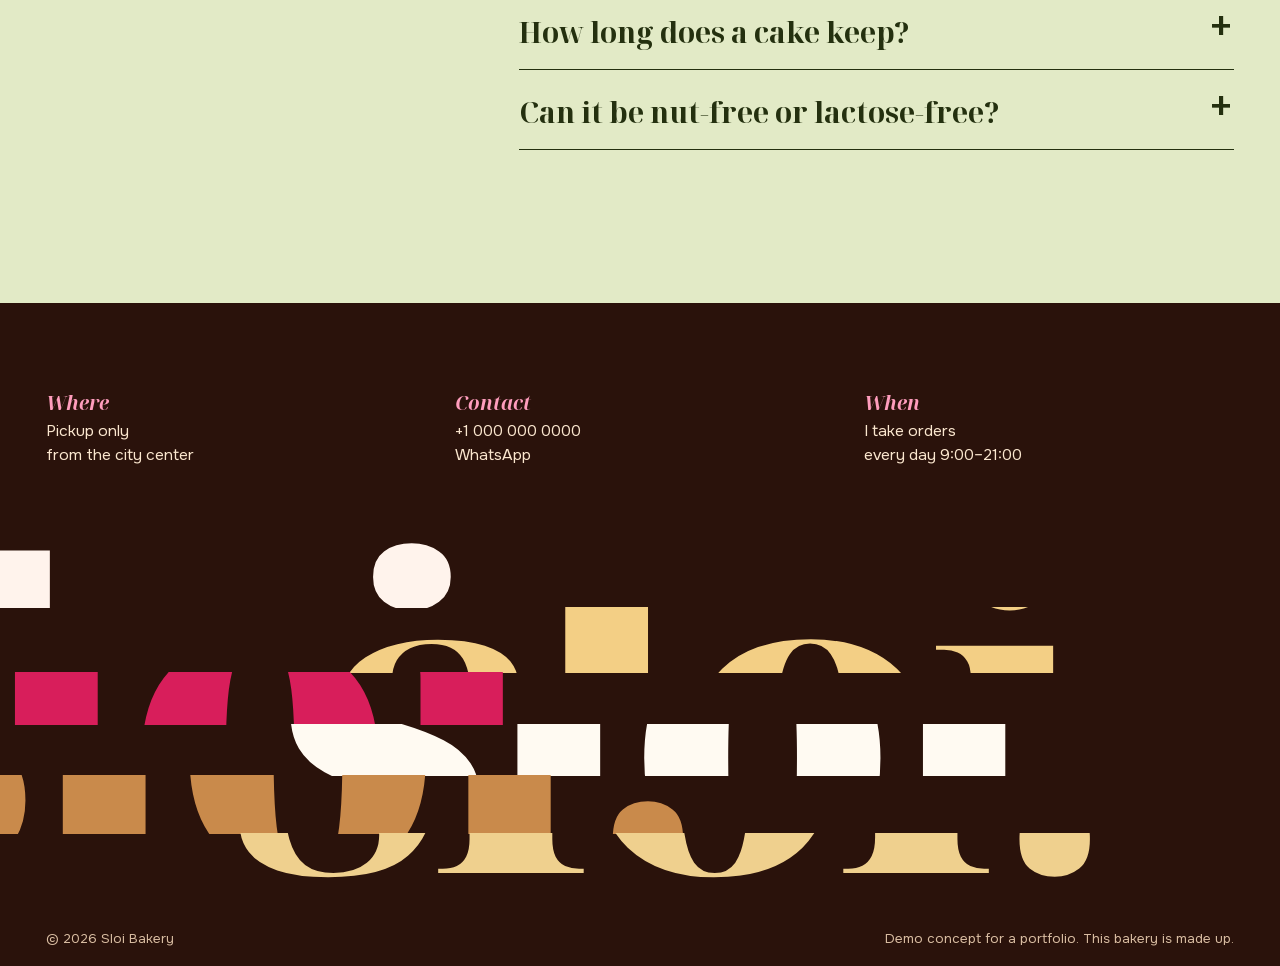
<file: en/index.html>
<!doctype html>
<html lang="en">
<head>
<meta charset="utf-8">
<meta name="viewport" content="width=device-width, initial-scale=1, viewport-fit=cover">
<title>Sloi custom cakes</title>
<meta name="description" content="A home bakery. Build your cake on the site: flavor, tiers, decoration and message. You see the price right away. Order at least three days ahead.">
<link rel="canonical" href="https://moonbern777.github.io/sloi-cakes/en/">
<meta name="theme-color" content="#c9134f">
<link rel="icon" href="../favicon.svg" type="image/svg+xml">
<meta property="og:type" content="website">
<meta property="og:locale" content="en_US">
<meta property="og:site_name" content="Sloi Cakes">
<meta property="og:url" content="https://moonbern777.github.io/sloi-cakes/en/">
<meta property="og:title" content="A cake where every layer counts">
<meta property="og:description" content="Build your cake on the site: flavor, tiers, decoration and message. You see the price right away.">
<link rel="preload" href="../fonts/noto-serif-display-latin.woff2" as="font" type="font/woff2" crossorigin>
<link rel="preload" href="../fonts/onest-latin.woff2" as="font" type="font/woff2" crossorigin>
<link rel="stylesheet" href="../css/fonts.css">
<link rel="stylesheet" href="../css/style.css">
<script>
  // Animated states only apply once the scripts have promised to run them.
  document.documentElement.classList.add('js');
  setTimeout(function () {
    if (!window.sloiReady) document.documentElement.classList.remove('js');
  }, 4000);
</script>
</head>
<body>

<a class="skip" href="#main">Skip to content</a>

<header class="site-header" id="header">
  <a class="logo" href="#top" aria-label="Sloi, home page">sloi<span>.</span></a>
  <nav class="nav" id="nav" aria-label="Site sections">
    <a href="#inside">What’s inside</a>
    <a href="#build">Build a cake</a>
    <a href="#hits">Favorites</a>
    <a href="#how">How to order</a>
    <a href="#faq">Questions</a>
  </nav>
  <a class="btn btn-small btn-light header-cta" href="#build"><span>Build a cake</span></a>
  <button class="burger" type="button" aria-expanded="false" aria-controls="nav" aria-label="Open menu"><i></i><i></i></button>
</header>

<main id="main">

  <section class="hero" id="top" data-layer="frosting">
    <div class="hero-stage" id="hero-stage">
      <canvas class="sprinkles" id="sprinkles" aria-hidden="true"></canvas>

      <div class="hero-cake" id="hero-cake" role="img" aria-label="Two-tier cake cut in half, with berries and dripping glaze"></div>

      <div class="hero-copy">
        <h1 class="hero-title" data-hero-title>A cake where <em>every layer counts</em></h1>
        <p class="hero-lead">Nastya’s home bakery. Choose a flavor, tiers and decoration on the site. The cake comes together before your eyes, and you see the price right away.</p>
        <div class="hero-actions">
          <a class="btn" href="#build" data-jelly><span>Build your cake</span></a>
          <a class="link" href="#hits">See the favorites</a>
        </div>
        <ul class="hero-facts">
          <li>Cream and butter, no margarine</li>
          <li>Order 3 days ahead</li>
          <li>Delivery across town</li>
        </ul>
      </div>

      <svg class="glaze" id="glaze" aria-hidden="true">
        <defs>
          <linearGradient id="glaze-color" x1="0" y1="0" x2="0" y2="1">
            <stop offset="0" stop-color="#d4175a"/>
            <stop offset="1" stop-color="#c9134f"/>
          </linearGradient>
        </defs>
        <path id="glaze-fill" fill="url(#glaze-color)"/>
        <path id="glaze-shine" fill="none" stroke="#fff" stroke-opacity=".34" stroke-width="3" stroke-linecap="round"/>
      </svg>
    </div>
  </section>

  <section class="inside" id="inside" data-layer="confit" aria-labelledby="inside-title">
    <h2 id="inside-title" data-lines>Let’s take the cake apart, layer by layer</h2>
    <p data-fade>Scroll down: this is vanilla and raspberry, laid out piece by piece. Every cake looks like this before it’s put together.</p>
  </section>

  <section class="strata" id="strata" aria-label="Layers of a vanilla and raspberry cake">
    <div class="strata-stage">
      <div class="band band-cheese" data-edge data-band><h3>Cream cheese</h3><p>Cream cheese and real cream</p></div>
      <div class="band band-sponge" data-edge data-band data-tex="sponge"><h3>Vanilla sponge</h3><p>Baked the day before assembly</p></div>
      <div class="band band-confit" data-edge data-band data-tex="confit"><h3>Raspberry confit</h3><p>Just berries and a little sugar</p></div>
      <div class="band band-cream" data-edge data-band data-tex="vanilla"><h3>Vanilla cream</h3><p>Made with vanilla beans, not flavoring</p></div>
      <div class="band band-streusel" data-edge data-band data-tex="streusel"><h3>Almond streusel</h3><p>Still crunchy on day three</p></div>
      <div class="band band-base" data-edge data-band data-tex="sponge"><h3>Base</h3><p>Sponge made with almond flour</p></div>
    </div>
  </section>

  <section class="build" id="build" data-layer="pistachio" data-edge aria-labelledby="build-title">
    <h2 id="build-title" data-lines>Build your own cake</h2>

    <form class="builder" id="cake-form">
      <div class="stage">
        <div class="preview" id="preview" role="img" aria-label="Cake preview"></div>
        <div class="stage-foot">
          <dl class="tally">
            <div><dt>weight</dt><dd id="t-weight"></dd></div>
            <div><dt>diameter</dt><dd id="t-size"></dd></div>
            <div><dt>deposit</dt><dd id="t-prepay"></dd></div>
          </dl>
          <div class="price-row">
            <output class="total" id="total"></output>
            <button class="btn" type="button" id="open-order" data-jelly><span>Order this cake</span></button>
          </div>
        </div>
      </div>

      <div class="controls">
        <fieldset>
          <legend>Flavor</legend>
          <div class="flavors" id="flavors"></div>
        </fieldset>

        <div class="guests">
          <div class="guests-top">
            <label class="legend" for="guests">Guests</label>
            <output id="guests-out" for="guests"></output>
          </div>
          <input id="guests" name="guests" type="range" min="6" max="40" step="2" value="12">
        </div>

        <fieldset>
          <legend>Tiers</legend>
          <div class="tiers">
            <label class="tier-opt"><input type="radio" name="tiers" value="1" checked><span><b>1</b><small>up to 24 guests</small></span></label>
            <label class="tier-opt"><input type="radio" name="tiers" value="2"><span><b>2</b><small>12+ guests</small></span></label>
            <label class="tier-opt"><input type="radio" name="tiers" value="3"><span><b>3</b><small>20+ guests</small></span></label>
          </div>
        </fieldset>

        <fieldset>
          <legend>Decoration</legend>
          <div class="decor" id="decor"></div>
        </fieldset>

        <div class="message">
          <label class="legend" for="cake-text">Message on the topper</label>
          <input class="text-in" id="cake-text" name="text" maxlength="18" placeholder="Happy Birthday!" autocomplete="off">
        </div>
      </div>
    </form>
    <noscript><p class="noscript-note">The cake builder needs JavaScript. Message Nastya on WhatsApp and she’ll build the cake with you.</p></noscript>
  </section>

  <section class="hits" id="hits" data-layer="frosting" data-edge aria-labelledby="hits-title">
    <h2 id="hits-title" data-lines>Or start with a ready one</h2>
    <ul class="hit-list" id="hit-list"></ul>
  </section>

  <section class="baker" data-layer="chocolate" data-edge aria-labelledby="baker-title">
    <h2 id="baker-title" data-lines>I bake alone, so I only take 6 cakes a week</h2>
    <div class="baker-note">
      <p data-fade>I don’t keep anything in the freezer. I bake the sponge the day before assembly, buy berries for each order, and taste every cake before it goes out. If you want something special, message me and we’ll come up with it together.</p>
      <p class="signed" id="signed">Nastya</p>
    </div>
  </section>

  <section class="how" id="how" data-layer="sponge" data-edge data-tex="sponge" aria-labelledby="how-title">
    <h2 id="how-title" data-lines>Four simple steps</h2>
    <ol class="steps">
      <li class="step step-1"><b aria-hidden="true">1</b><div><h3>Build your cake</h3><p>Use the builder, or message me a reference photo on WhatsApp.</p></div></li>
      <li class="step step-2"><b aria-hidden="true">2</b><div><h3>50% deposit</h3><p>This holds your date. You can cancel for free up to 3 days before.</p></div></li>
      <li class="step step-3"><b aria-hidden="true">3</b><div><h3>A photo before pickup</h3><p>I’ll send a picture of the finished cake so you can check everything.</p></div></li>
      <li class="step step-4"><b aria-hidden="true">4</b><div><h3>Pickup or delivery</h3><p>Pick it up yourself, or I’ll bring it across town in a cooler bag for $10.</p></div></li>
    </ol>
  </section>

  <section class="reviews" id="reviews" data-layer="frosting" data-edge aria-labelledby="reviews-title">
    <h2 id="reviews-title" data-lines>After the party</h2>
    <ul class="quotes">
      <li class="quote" data-fade><span class="stars" aria-label="5 out of 5">★★★★★</span><blockquote>I ordered this for my daughter’s first birthday. Guests asked for the recipe, and my husband ate the leftovers at night. The best review there is.</blockquote><cite>Julia</cite></li>
      <li class="quote" data-fade><span class="stars" aria-label="5 out of 5">★★★★★</span><blockquote>Pistachio and strawberry for our wedding. Not too sweet, very soft, and so pretty inside that everyone took photos first.</blockquote><cite>Diana and Arthur</cite></li>
      <li class="quote" data-fade><span class="stars" aria-label="5 out of 5">★★★★★</span><blockquote>I built a cake on the site in five minutes on my way home from work. The price matched, it came on time, and my wife loved it.</blockquote><cite>Konstantin</cite></li>
    </ul>
    <p class="demo-note">This is a demo concept: on a real site, this is where real reviews and cake photos will go.</p>
  </section>

  <section class="faq" id="faq" data-layer="pistachio" data-edge aria-labelledby="faq-title">
    <h2 id="faq-title" data-lines>Common questions</h2>
    <div class="faq-list">
      <details open><summary>How far ahead should I order?</summary><p>At least 3 days. For weekends and weddings, message me 2–3 weeks ahead, because I only take 6 cakes a week.</p></details>
      <details><summary>How much cake does each person need?</summary><p>I plan on about 150 grams per guest. The calculator does this for you, and the smallest cake is 1.5 kg.</p></details>
      <details><summary>How long does a cake keep?</summary><p>Up to 72 hours in the fridge. Before serving, let it sit for 30 minutes at room temperature.</p></details>
      <details><summary>Can it be nut-free or lactose-free?</summary><p>Almost any flavor can be made without nuts. For other allergies, message me and we’ll adjust the recipe. This is a home kitchen, so I can’t rule out traces of allergens.</p></details>
    </div>
  </section>
</main>

<footer class="footer" data-layer="chocolate" data-edge>
  <div class="footer-grid">
    <div><h3>Where</h3><p>Pickup only<br>from the city center</p></div>
    <div><h3>Contact</h3><p>+1 000 000 0000</p><a href="https://wa.me/" target="_blank" rel="noopener">WhatsApp</a></div>
    <div><h3>When</h3><p>I take orders<br>every day 9:00–21:00</p></div>
  </div>
  <div class="word" id="word" aria-hidden="true">
    <span style="--from:0%;--to:22%;--c:#fff3ec">sloi.</span>
    <span style="--from:22%;--to:40%;--c:#f3cf85">sloi.</span>
    <span style="--from:40%;--to:54%;--c:#d81e5b">sloi.</span>
    <span style="--from:54%;--to:68%;--c:#fffaf2">sloi.</span>
    <span style="--from:68%;--to:84%;--c:#c98a4b">sloi.</span>
    <span style="--from:84%;--to:100%;--c:#efd08e">sloi.</span>
  </div>
  <div class="footer-fine"><span>© 2026 Sloi Bakery</span><span>Demo concept for a portfolio. This bakery is made up.</span></div>
</footer>

<nav class="actionbar" aria-label="Price and order">
  <output id="bar-total"></output>
  <a class="btn btn-small" href="#build"><span>To the builder</span></a>
</nav>

<dialog class="order-dialog" id="order-dialog" aria-labelledby="order-title">
  <form class="order" id="order-form">
    <h3 id="order-title">Order a cake</h3>
    <p id="order-sum"></p>
    <div class="field"><label for="o-name">Name</label><input id="o-name" name="name" autocomplete="name" required></div>
    <div class="field"><label for="o-phone">Phone</label><input id="o-phone" name="phone" type="tel" inputmode="tel" autocomplete="tel" required minlength="10" placeholder="+1 000 000 0000"></div>
    <div class="field"><label for="o-date">When do you need the cake?</label><input id="o-date" name="date" type="date" required></div>
    <div class="field"><label for="o-way">How to get it</label>
      <select id="o-way" name="way"><option value="pickup">Pickup, free</option><option value="delivery">Delivery across town, $10</option></select>
    </div>
    <div class="order-actions">
      <button class="link" type="button" data-close>Cancel</button>
      <button class="btn" type="submit"><span>Send to Nastya</span></button>
    </div>
  </form>
  <div class="done" id="order-done" hidden>
    <h3>Nastya is reading it now</h3>
    <p id="order-done-text"></p>
    <p class="done-demo">This is a demo: on a real site, the order goes straight to the baker on WhatsApp.</p>
    <div class="order-actions"><button class="btn" type="button" data-close><span>Done</span></button></div>
  </div>
</dialog>

<script src="../vendor/gsap.min.js" defer></script>
<script src="../vendor/ScrollTrigger.min.js" defer></script>
<script src="../vendor/SplitText.min.js" defer></script>
<script src="../vendor/lenis.min.js" defer></script>
<script type="module" src="js/main.js"></script>
</body>
</html>
</file>
<file: css/fonts.css>
@font-face { font-family: "Marck Script"; src: url("../fonts/marck-script-400-cyrillic.woff2") format("woff2"); font-weight: 400; font-style: normal; font-display: swap; unicode-range: U+0301, U+0400-045F, U+0490-0491, U+04B0-04B1, U+2116 }
@font-face { font-family: "Marck Script"; src: url("../fonts/marck-script-400-latin-ext.woff2") format("woff2"); font-weight: 400; font-style: normal; font-display: swap; unicode-range: U+20A0-20AB, U+20AD-20C4 }
@font-face { font-family: "Marck Script"; src: url("../fonts/marck-script-400-latin.woff2") format("woff2"); font-weight: 400; font-style: normal; font-display: swap; unicode-range: U+0000-00FF, U+0131, U+0152-0153, U+02BB-02BC, U+02C6, U+02DA, U+02DC, U+0304, U+0308, U+0329, U+2000-206F, U+20AC, U+2122, U+2191, U+2193, U+2212, U+2215, U+FEFF, U+FFFD }
@font-face { font-family: "Noto Serif Display"; src: url("../fonts/noto-serif-display-italic-cyrillic.woff2") format("woff2"); font-weight: 500 900; font-style: italic; font-display: swap; unicode-range: U+0301, U+0400-045F, U+0490-0491, U+04B0-04B1, U+2116 }
@font-face { font-family: "Noto Serif Display"; src: url("../fonts/noto-serif-display-italic-latin.woff2") format("woff2"); font-weight: 500 900; font-style: italic; font-display: swap; unicode-range: U+0000-00FF, U+0131, U+0152-0153, U+02BB-02BC, U+02C6, U+02DA, U+02DC, U+0304, U+0308, U+0329, U+2000-206F, U+20AC, U+2122, U+2191, U+2193, U+2212, U+2215, U+FEFF, U+FFFD }
@font-face { font-family: "Noto Serif Display"; src: url("../fonts/noto-serif-display-cyrillic.woff2") format("woff2"); font-weight: 500 900; font-style: normal; font-display: swap; unicode-range: U+0301, U+0400-045F, U+0490-0491, U+04B0-04B1, U+2116 }
@font-face { font-family: "Noto Serif Display"; src: url("../fonts/noto-serif-display-latin.woff2") format("woff2"); font-weight: 500 900; font-style: normal; font-display: swap; unicode-range: U+0000-00FF, U+0131, U+0152-0153, U+02BB-02BC, U+02C6, U+02DA, U+02DC, U+0304, U+0308, U+0329, U+2000-206F, U+20AC, U+2122, U+2191, U+2193, U+2212, U+2215, U+FEFF, U+FFFD }
@font-face { font-family: "Onest"; src: url("../fonts/onest-cyrillic.woff2") format("woff2"); font-weight: 400 700; font-style: normal; font-display: swap; unicode-range: U+0301, U+0400-045F, U+0490-0491, U+04B0-04B1, U+2116 }
@font-face { font-family: "Onest"; src: url("../fonts/onest-latin-ext.woff2") format("woff2"); font-weight: 400 700; font-style: normal; font-display: swap; unicode-range: U+20A0-20AB, U+20AD-20C4 }
@font-face { font-family: "Onest"; src: url("../fonts/onest-latin.woff2") format("woff2"); font-weight: 400 700; font-style: normal; font-display: swap; unicode-range: U+0000-00FF, U+0131, U+0152-0153, U+02BB-02BC, U+02C6, U+02DA, U+02DC, U+0304, U+0308, U+0329, U+2000-206F, U+20AC, U+2122, U+2191, U+2193, U+2212, U+2215, U+FEFF, U+FFFD }
</file>
<file: css/style.css>
/* Every section is a layer of the cake and paints itself in that material. */
:root {
  --cream: #fff6ea;
  --berry: #c9134f;
  --chocolate: #2a120b;
  --cherry-ink: #3a0a1b;
  --gold: #f3cf85;
  --pistachio: #e2eac6;

  --display: "Noto Serif Display", "Onest", Georgia, serif;
  --ui: "Onest", "Segoe UI", system-ui, sans-serif;
  --script: "Marck Script", "Segoe Script", cursive;

  --gutter: clamp(18px, 3.6vw, 60px);
  --step: clamp(90px, 12vw, 190px);
  --h2: clamp(2.8rem, 1rem + 6.6vw, 8rem);

  --spring: cubic-bezier(.19, 1, .22, 1);
  --glide: cubic-bezier(.65, .05, .15, 1);
  --stand-hi: #fff;
  --stand-lo: #d9cfc4;
}

[data-layer="frosting"] { --layer: #fff6ea; --on-layer: #3a0a1b; --accent: #c9134f; --quiet: #6e3b4a; --hair: rgba(58, 10, 27, .2) }
[data-layer="confit"] { --layer: #c9134f; --on-layer: #fff4ea; --accent: #ffe08a; --quiet: #ffdfe6; --hair: rgba(255, 244, 234, .3) }
[data-layer="pistachio"] { --layer: #e2eac6; --on-layer: #24300f; --accent: #b10e46; --quiet: #4d5a32; --hair: rgba(36, 48, 15, .22) }
[data-layer="chocolate"] { --layer: #2a120b; --on-layer: #fbe7cf; --accent: #ff9dbd; --quiet: #d9bda2; --hair: rgba(251, 231, 207, .22) }
[data-layer="sponge"] { --layer: #f3cf85; --on-layer: #3b2106; --accent: #a60d42; --quiet: #63431c; --hair: rgba(59, 33, 6, .25) }

@media (prefers-color-scheme: dark) {
  :root { --stand-hi: #8d7f77; --stand-lo: #3b2f2a }
  [data-layer="frosting"] { --layer: #1d0d0b; --on-layer: #fbe7cf; --accent: #ff7aa6; --quiet: #d6b7a4; --hair: rgba(251, 231, 207, .2) }
  [data-layer="confit"] { --layer: #8c0c37; --on-layer: #ffeee6; --accent: #ffd98a; --quiet: #ffd4df; --hair: rgba(255, 238, 230, .3) }
  [data-layer="pistachio"] { --layer: #1d2612; --on-layer: #e7efc9; --accent: #ff85ad; --quiet: #b5c293; --hair: rgba(231, 239, 201, .2) }
  [data-layer="chocolate"] { --layer: #140705 }
  [data-layer="sponge"] { --layer: #33230c; --on-layer: #f9e0ab; --accent: #ff85ad; --quiet: #d6bb88; --hair: rgba(249, 224, 171, .22) }
}

*, *::before, *::after { box-sizing: border-box }
[hidden] { display: none !important }
html { -webkit-text-size-adjust: 100%; background: var(--berry) }
html:not(.js) { scroll-behavior: smooth }
body {
  margin: 0; color: var(--cherry-ink); background: var(--cream);
  font: 400 clamp(1rem, .96rem + .2vw, 1.15rem)/1.5 var(--ui);
  -webkit-font-smoothing: antialiased; overflow-x: clip;
}
h1, h2, h3, p, dl, dd, ul, ol, figure, blockquote { margin: 0; padding: 0 }
ul, ol { list-style: none }
img, svg, canvas { display: block; max-width: 100% }
button, input, select { font: inherit; color: inherit }
a { color: inherit }
h1, h2 { font-family: var(--display); font-weight: 800; line-height: .98; letter-spacing: -.02em; text-wrap: balance }
h2 { font-size: var(--h2) }
p { text-wrap: pretty }
::selection { background: #c9134f; color: #fff4ea }
:focus-visible { outline: 2px solid currentColor; outline-offset: 4px; border-radius: 2px }

[data-layer] { position: relative; background: var(--layer); color: var(--on-layer) }

.skip { position: fixed; left: 12px; top: -80px; z-index: 100; padding: 12px 16px; background: var(--chocolate); color: #fff; font-weight: 500 }
.skip:focus { top: 12px }
.line-mask { padding-block: .12em .2em; margin-block: -.12em -.2em }

/* The wavy top of a layer sits just above it, over the layer before */
.edge { position: absolute; left: 0; bottom: 100%; width: 100%; height: clamp(16px, 2.6vw, 34px); margin-bottom: -1px; overflow: visible; pointer-events: none; z-index: 2 }
.edge path { fill: var(--edge-color, var(--layer)) }

/* Scalloped like the band around a cake */
.btn {
  --s: 5px;
  display: inline-block; padding: 1.15em 1.65em; border: 0; cursor: pointer;
  background: var(--accent, var(--berry)); color: #fff6ea; text-decoration: none;
  font: 600 clamp(.98rem, .94rem + .15vw, 1.08rem)/1 var(--ui);
  -webkit-mask:
    radial-gradient(var(--s) at 50% var(--s), #000 97%, #0000) 0 0 / calc(var(--s) * 2) calc(var(--s) * 2) round no-repeat,
    radial-gradient(var(--s) at 50% var(--s), #000 97%, #0000) 0 100% / calc(var(--s) * 2) calc(var(--s) * 2) round no-repeat,
    linear-gradient(#000 0 0) 0 50% / 100% calc(100% - var(--s) * 2) no-repeat;
  mask:
    radial-gradient(var(--s) at 50% var(--s), #000 97%, #0000) 0 0 / calc(var(--s) * 2) calc(var(--s) * 2) round no-repeat,
    radial-gradient(var(--s) at 50% var(--s), #000 97%, #0000) 0 100% / calc(var(--s) * 2) calc(var(--s) * 2) round no-repeat,
    linear-gradient(#000 0 0) 0 50% / 100% calc(100% - var(--s) * 2) no-repeat;
  transition: background-color .25s;
}
.btn span { display: block }
.btn:hover { background: color-mix(in srgb, var(--accent, var(--berry)) 82%, #000) }
.btn-small { --s: 4px; padding: .95em 1.25em; font-size: .92rem }
.btn-light { background: #fff4ea; color: #a60d42 }
.btn-light:hover { background: #ffe2cc }

.link {
  display: inline-block; padding: .2em 0; border: 0; background: none; cursor: pointer; color: inherit;
  font: 500 clamp(.98rem, .94rem + .15vw, 1.08rem)/1.25 var(--ui); text-decoration: none;
  background-image: linear-gradient(currentColor, currentColor);
  background-size: 100% 1.5px; background-position: 0 100%; background-repeat: no-repeat;
  transition: background-size .55s var(--spring);
}
.link:hover { background-size: 0 1.5px; background-position: 100% 100% }

/* Header */
.site-header {
  position: fixed; inset: 0 0 auto; z-index: 50; display: flex; align-items: center; gap: clamp(16px, 2.2vw, 34px);
  padding: calc(12px + env(safe-area-inset-top, 0px)) var(--gutter) 12px;
  color: #fff4ea; transition: transform .6s var(--spring), background-color .3s;
}
.site-header.is-away { transform: translateY(-110%) }
.site-header.is-solid { background: var(--berry) }
.logo { font: 800 1.85rem/1 var(--display); letter-spacing: -.02em; text-decoration: none }
.logo span { color: #ffe08a }
.nav { display: flex; gap: clamp(14px, 2vw, 30px); margin-left: auto; align-items: center }
.nav a { position: relative; font-size: .95rem; text-decoration: none }
.nav a::after { content: ""; position: absolute; left: 0; right: 0; bottom: -3px; height: 1.5px; background: currentColor; transform: scaleX(0); transform-origin: 100% 50%; transition: transform .5s var(--spring) }
.nav a:hover::after { transform: scaleX(1); transform-origin: 0 50% }
.burger { display: none }

/* Frosting: first screen */
.hero { height: 220vh }
.hero-stage { position: sticky; top: 0; height: 100vh; height: 100svh; min-height: 620px; overflow: hidden }
.sprinkles { position: absolute; inset: 0; width: 100%; height: 100%; pointer-events: none }
.glaze { position: absolute; inset: 0; width: 100%; height: 100%; z-index: 4; pointer-events: none }
.hero-copy {
  position: absolute; z-index: 3; left: var(--gutter); bottom: clamp(24px, 5vh, 48px); width: min(60vw, 900px);
  display: grid; gap: clamp(14px, 2.4vh, 24px);
}
.hero-title { font-size: clamp(3rem, min(6.5vw, 12vh), 9rem); line-height: .96; font-weight: 800 }
.hero-title em {
  display: inline-block; font-style: italic; font-weight: 900; word-spacing: .22em;
  color: var(--accent);
  background: linear-gradient(180deg, var(--accent) 0 30%, #e0a73f 30% 46%, var(--accent) 46% 62%, #b06c2c 62% 78%, var(--accent) 78%);
  -webkit-background-clip: text; background-clip: text; -webkit-text-fill-color: transparent;
  padding: .1em .06em .16em 0; margin: -.1em -.06em -.16em 0;
}
.hero-lead { max-width: 33em; font-size: clamp(1.02rem, .96rem + .36vw, 1.3rem); line-height: 1.38 }
.hero-actions { display: flex; flex-wrap: wrap; align-items: center; gap: 12px 26px }
.hero-facts { display: flex; flex-wrap: wrap; gap: 4px 22px; font-size: .9rem; color: var(--quiet) }
.hero-facts li { position: relative; padding-left: 15px }
.hero-facts li::before { content: ""; position: absolute; left: 0; top: .52em; width: 7px; height: 7px; border-radius: 50%; background: var(--accent) }
.hero-cake { position: absolute; z-index: 2; right: calc(var(--gutter) * .3); bottom: 2vh; width: min(50vw, 94vh); will-change: transform }
.hero-cake svg { width: 100%; height: auto; overflow: visible }

/* Confit: the flood from the first screen lands here */
.inside { position: relative; z-index: 3; padding: clamp(50px, 8vh, 110px) var(--gutter) clamp(90px, 16vh, 170px); display: grid; gap: 24px; justify-items: start; margin-top: -1px }
.inside h2 { max-width: 12em; font-size: clamp(3rem, 1rem + 8vw, 10rem) }
.inside p { max-width: 30em; font-size: clamp(1.15rem, 1rem + .7vw, 1.65rem); line-height: 1.3; color: var(--quiet) }

/* Strata: one slice, one layer at a time */
.strata { position: relative; height: 480vh; background: var(--berry) }
.strata-stage { position: sticky; top: 0; height: 100vh; height: 100svh; display: flex; flex-direction: column; overflow: hidden }
.band {
  --fg: #3a1a0c;
  position: relative; flex: 1 1 0; min-height: 0; color: var(--fg);
  display: flex; align-items: center; justify-content: space-between; gap: 24px; padding-inline: var(--gutter);
  background-color: var(--c); background-size: 440px 440px;
}
.band .edge path { fill: var(--c) }
.band h3 { flex: none; font: 800 clamp(2.8rem, 1rem + 7.6vw, 9.4rem)/1 var(--display); letter-spacing: -.02em; transform-origin: 0 50%; white-space: nowrap; will-change: transform }
.band p { max-width: 15em; text-align: right; font-size: clamp(1rem, .9rem + .75vw, 1.7rem); line-height: 1.22; font-weight: 500 }
.band-cheese { --c: #fff3ec; z-index: 1 }
.band-sponge { --c: #f3d694; z-index: 2 }
.band-confit { --c: #d0154f; --fg: #fff4ea; z-index: 3 }
.band-cream { --c: #fff8ec; z-index: 4 }
.band-streusel { --c: #8f5a2a; --fg: #fff4e4; z-index: 5 }
.band-base { --c: #ecca85; z-index: 6 }
.band[data-tex="sponge"] { background-image: var(--tex-sponge, none) }
.band[data-tex="confit"] { background-image: var(--tex-confit, none) }
.band[data-tex="vanilla"] { background-image: var(--tex-vanilla, none) }
.band[data-tex="streusel"] { background-image: var(--tex-streusel, none) }
.band-streusel h3, .band-streusel p { text-shadow: 0 2px 4px rgba(45, 20, 2, .75), 0 0 22px rgba(45, 20, 2, .55) }

/* Pistachio: the builder */
.build { z-index: 7; padding: var(--step) var(--gutter); display: grid; gap: clamp(30px, 5vw, 70px) }
.builder { display: grid; grid-template-columns: minmax(0, 11fr) minmax(0, 10fr); gap: clamp(26px, 5vw, 90px); align-items: start }
.stage { position: sticky; top: 74px; display: grid; gap: 10px; min-width: 0 }
.preview { min-height: 200px }
.preview svg { width: 100%; height: auto; max-height: min(64vh, 620px); margin-inline: auto; overflow: visible }
.stage-foot { display: grid; gap: 14px; padding-top: 14px; border-top: 1.5px solid var(--on-layer) }
.tally { display: flex; flex-wrap: wrap; gap: 6px 34px }
.tally dt { font-size: .84rem; color: var(--quiet) }
.tally dd { font-weight: 600; font-variant-numeric: tabular-nums }
.price-row { display: flex; flex-wrap: wrap; align-items: center; justify-content: space-between; gap: 14px }
.total { font: 800 clamp(2.5rem, 1.5rem + 3.4vw, 4.8rem)/1 var(--display); letter-spacing: -.02em; font-variant-numeric: lining-nums tabular-nums }

.controls { display: grid; gap: clamp(30px, 3.6vw, 50px); min-width: 0 }
fieldset { margin: 0; padding: 0; border: 0; min-width: 0 }
legend, .legend { display: block; padding: 0; margin-bottom: 14px; font: 800 clamp(1.5rem, 1.2rem + 1vw, 2.2rem)/1.1 var(--display); letter-spacing: -.01em }

.flavor { position: relative; display: block; border-top: 1px solid var(--hair); cursor: pointer }
.flavor:last-child { border-bottom: 1px solid var(--hair) }
.flavor input { position: absolute; inset: 0; opacity: 0; margin: 0; cursor: pointer }
.flavor > span { display: flex; align-items: center; gap: 16px; padding: 13px 0; transition: padding .5s var(--spring) }
.flavor b { font-weight: 600; font-size: clamp(1.02rem, .98rem + .2vw, 1.18rem) }
.flavor small { margin-left: auto; font-size: .9rem; color: var(--quiet); white-space: nowrap; font-variant-numeric: tabular-nums }
.flavor input:checked + span { padding-left: 12px }
.flavor input:checked + span b { color: var(--accent) }
.flavor input:focus-visible + span { outline: 2px solid currentColor; outline-offset: 2px }
.chip { flex: none; display: grid; grid-template-rows: 3fr 1fr 1fr 3fr; width: 40px; height: 40px; border-radius: 50%; overflow: hidden; transition: transform .6s var(--spring) }
.flavor input:hover + span .chip, .flavor input:checked + span .chip { transform: scale(1.14) rotate(-8deg) }

.guests-top { display: flex; justify-content: space-between; align-items: baseline; gap: 12px; margin-bottom: 10px }
.guests-top .legend { margin: 0 }
#guests-out { font: 800 clamp(1.4rem, 1.2rem + .8vw, 2rem)/1 var(--display); font-variant-numeric: lining-nums tabular-nums }
#guests { --fill: 20%; width: 100%; height: 34px; margin: 0; background: none; appearance: none; -webkit-appearance: none; cursor: pointer }
#guests::-webkit-slider-runnable-track { height: 10px; border-radius: 5px; background: linear-gradient(90deg, var(--accent) var(--fill), var(--hair) var(--fill)) }
#guests::-moz-range-track { height: 10px; border-radius: 5px; background: linear-gradient(90deg, var(--accent) var(--fill), var(--hair) var(--fill)) }
#guests::-webkit-slider-thumb { -webkit-appearance: none; width: 30px; height: 30px; margin-top: -10px; border-radius: 50%; border: 0; background: radial-gradient(circle at 35% 30%, #f4557f, #c8144f 60%, #7f0a31); box-shadow: 0 5px 10px -2px rgba(90, 0, 40, .5) }
#guests::-moz-range-thumb { width: 30px; height: 30px; border-radius: 50%; border: 0; background: radial-gradient(circle at 35% 30%, #f4557f, #c8144f 60%, #7f0a31); box-shadow: 0 5px 10px -2px rgba(90, 0, 40, .5) }

.tiers { display: grid; grid-template-columns: repeat(3, minmax(0, 1fr)); gap: 10px }
.tier-opt { position: relative; display: block; cursor: pointer }
.tier-opt input { position: absolute; inset: 0; opacity: 0; margin: 0; cursor: pointer }
.tier-opt span { display: grid; gap: 2px; padding: 12px 14px 13px; border: 1.5px solid var(--hair); transition: background-color .25s, color .25s, border-color .25s }
.tier-opt b { font: 800 2.2rem/1 var(--display); font-variant-numeric: lining-nums }
.tier-opt small { font-size: .84rem; line-height: 1.2 }
.tier-opt input:hover:not(:disabled) + span { border-color: var(--on-layer) }
.tier-opt input:checked + span { background: var(--on-layer); color: var(--layer); border-color: var(--on-layer) }
.tier-opt input:disabled + span { opacity: .34 }
.tier-opt input:disabled { cursor: not-allowed }
.tier-opt input:focus-visible + span { outline: 2px solid currentColor; outline-offset: 2px }

.decor { display: flex; flex-wrap: wrap; gap: 8px }
.decor-opt { position: relative; display: block; cursor: pointer }
.decor-opt input { position: absolute; inset: 0; opacity: 0; margin: 0; cursor: pointer }
.decor-opt span { display: inline-flex; gap: 10px; padding: 10px 14px 11px; border: 1.5px solid var(--hair); font-size: .96rem; transition: background-color .25s, color .25s, border-color .25s }
.decor-opt small { font-size: .84rem; opacity: .74; font-variant-numeric: tabular-nums }
.decor-opt input:hover + span { border-color: var(--on-layer) }
.decor-opt input:checked + span { background: var(--accent); border-color: var(--accent); color: #fff6ea }
.decor-opt input:focus-visible + span { outline: 2px solid currentColor; outline-offset: 2px }

.text-in { width: 100%; padding: 8px 0 10px; border: 0; border-bottom: 2px solid var(--on-layer); border-radius: 0; background: none; outline: none; font: 400 clamp(1.8rem, 1.5rem + 1.2vw, 2.6rem)/1.2 var(--script); color: var(--on-layer) }
.text-in::placeholder { color: color-mix(in srgb, var(--on-layer) 48%, transparent) }
.text-in:focus { box-shadow: 0 2px 0 var(--on-layer) }
.noscript-note { max-width: 34em }

/* Frosting: ready-made cakes */
.hits { z-index: 8; padding: var(--step) 0 0; }
.hits h2 { padding-inline: var(--gutter); margin-bottom: clamp(30px, 5vw, 70px); max-width: 11em }
.hit-list { display: flex; min-height: min(92vh, 860px) }
.hit {
  --c: #f6b6c9; --fg: #3a0a1b;
  flex: 1 1 0; min-width: 0; position: relative; display: flex; flex-direction: column; overflow: hidden;
  background: var(--c); color: var(--fg); padding: clamp(18px, 2.4vw, 36px); transition: flex-grow .9s var(--spring);
}
.hit:nth-child(2) { --c: #d3e0ab; --fg: #1e2a0b; --stand-hi: #fff; --stand-lo: #d9cfc4 }
.hit:nth-child(3) { --c: #3b1a10; --fg: #fbe7cf; --stand-hi: #b5a79c; --stand-lo: #5a4a42 }
.hit:hover { flex-grow: 1.34 }
.hit h3 { font: 800 clamp(1.8rem, 1.1rem + 1.9vw, 3.1rem)/1.02 var(--display); letter-spacing: -.015em }
.hit-note { margin-top: 10px; max-width: 24em; font-size: 1rem; line-height: 1.32 }
.mini { flex: 1; display: flex; align-items: flex-end; justify-content: center; min-height: 0; padding-block: 10px }
.mini svg { width: min(100%, 460px); height: auto; overflow: visible; transition: transform .9s var(--spring) }
.hit:hover .mini svg { transform: translateY(-14px) scale(1.04) }
.hit-foot { display: flex; flex-wrap: wrap; align-items: center; justify-content: space-between; gap: 10px 18px }
.hit-foot b { font: 800 clamp(1.5rem, 1.2rem + .9vw, 2.2rem)/1 var(--display); font-variant-numeric: lining-nums }

/* Chocolate: the baker */
.baker { z-index: 9; padding: var(--step) var(--gutter); display: grid; grid-template-columns: minmax(0, 7fr) minmax(0, 4fr); gap: clamp(30px, 5vw, 90px); align-items: end }
.baker h2 { font-size: clamp(2.8rem, 1rem + 6.2vw, 7.8rem) }
.baker-note { display: grid; gap: 18px }
.baker-note p:first-child { font-size: clamp(1.05rem, .98rem + .34vw, 1.3rem); line-height: 1.42; color: var(--quiet) }
.signed { font: 400 clamp(3rem, 2.2rem + 3vw, 5.4rem)/1 var(--script); color: var(--accent) }

/* Sponge: each step is laid on top of the one before */
.how { z-index: 10; padding: var(--step) var(--gutter); background-image: var(--tex-sponge, none); background-size: 440px 440px }
.how h2 { margin-bottom: clamp(30px, 5vw, 70px); max-width: 9em }
.steps { display: grid; gap: clamp(30px, 6vh, 60px) }
.step {
  position: sticky; top: calc(82px + var(--n) * 20px); display: grid; grid-template-columns: minmax(70px, 1.2fr) minmax(0, 10.8fr); gap: clamp(14px, 3vw, 50px); align-items: start;
  padding: clamp(24px, 3.6vw, 56px) clamp(20px, 3.6vw, 56px); min-height: min(42vh, 360px); transform-origin: 50% 0;
  box-shadow: 0 -2px 0 rgba(0, 0, 0, .05), 0 -20px 40px -30px rgba(70, 30, 0, .45);
}
.step b { font: 800 clamp(4rem, 2rem + 7vw, 9.5rem)/.82 var(--display); font-variant-numeric: lining-nums }
.step h3 { font: 800 clamp(2rem, 1.2rem + 3.2vw, 4.6rem)/1 var(--display); letter-spacing: -.018em }
.step p { margin-top: 14px; max-width: 26em; font-size: clamp(1.1rem, 1rem + .6vw, 1.5rem); line-height: 1.3 }
.step-1 { --n: 0; background: #fff8ec; color: #3a0a1b }
.step-2 { --n: 1; background: #d0154f; color: #fff4ea }
.step-3 { --n: 2; background: #bfd091; color: #1e2a0b }
.step-4 { --n: 3; background: #3b1a10; color: #fbe7cf }

/* After the party */
.reviews { z-index: 11; padding: var(--step) var(--gutter) }
.reviews h2 { margin-bottom: clamp(30px, 5vw, 70px) }
.quotes { display: grid; grid-template-columns: repeat(12, minmax(0, 1fr)); gap: clamp(30px, 5vw, 80px) clamp(14px, 2vw, 30px) }
.quote { display: grid; gap: 14px; align-content: start }
.quote:nth-child(1) { grid-column: 1 / 8 }
.quote:nth-child(2) { grid-column: 6 / 13 }
.quote:nth-child(3) { grid-column: 2 / 9 }
.quote blockquote { margin: 0; font: 500 clamp(1.45rem, 1rem + 1.9vw, 2.9rem)/1.14 var(--display); letter-spacing: -.01em }
.quote cite { font-style: normal; font-weight: 600 }
.stars { color: var(--accent); letter-spacing: .1em }
.demo-note { margin-top: clamp(40px, 6vw, 80px); max-width: 38em; font-size: .92rem; color: var(--quiet) }

/* Pistachio: questions */
.faq { z-index: 12; padding: var(--step) var(--gutter); display: grid; grid-template-columns: minmax(0, 4fr) minmax(0, 7fr); gap: clamp(30px, 5vw, 90px); align-items: start }
.faq h2 { font-size: clamp(2.6rem, 1rem + 5vw, 6.4rem) }
.faq-list details { border-top: 1px solid var(--on-layer) }
.faq-list details:last-child { border-bottom: 1px solid var(--on-layer) }
.faq-list summary { display: flex; justify-content: space-between; align-items: baseline; gap: 18px; padding: 20px 0; cursor: pointer; list-style: none; font: 700 clamp(1.25rem, 1rem + 1vw, 2rem)/1.14 var(--display) }
.faq-list summary::-webkit-details-marker { display: none }
.faq-list summary::after { content: "+"; flex: none; font: 400 1.7em/.7 var(--ui); transition: transform .6s var(--spring) }
.faq-list details[open] summary::after { transform: rotate(135deg) }
.faq-list details p { padding: 0 3em 24px 0; font-size: clamp(1rem, .96rem + .24vw, 1.2rem); line-height: 1.42 }

/* Chocolate: the name comes together out of its layers */
.footer { z-index: 13; overflow: clip; padding: clamp(50px, 7vw, 100px) var(--gutter) 0 }
.footer-grid { display: grid; grid-template-columns: repeat(3, minmax(0, 1fr)); gap: 24px clamp(18px, 3vw, 40px); font-size: .98rem }
.footer h3 { margin: 0 0 8px; font: italic 700 1.2rem/1 var(--display); color: var(--accent) }
.footer a { display: block; width: max-content; text-decoration: none }
.footer a:hover { text-decoration: underline; text-underline-offset: 3px }
.word { position: relative; display: grid; margin: clamp(30px, 5vw, 60px) 0 0 -.02em; font: 900 calc((100vw - 2 * var(--gutter)) / 2.8)/.86 var(--display); letter-spacing: -.03em; white-space: nowrap; padding-bottom: .05em }
.word span { grid-area: 1 / 1; color: var(--c); clip-path: inset(var(--from) -10% calc(100% - var(--to)) -10%); will-change: transform }
.footer-fine { display: flex; flex-wrap: wrap; justify-content: space-between; gap: 6px 24px; padding-block: 16px; font-size: .84rem; color: var(--quiet) }

.actionbar { display: none }

/* Order dialog */
.order-dialog { width: min(500px, calc(100vw - 28px)); padding: 0; border: 0; background: #fff8ec; color: #3a0a1b; --accent: #c9134f; box-shadow: 0 40px 90px -20px rgba(40, 0, 16, .6) }
.order-dialog::backdrop { background: rgba(42, 18, 11, .62) }
.order, .done { display: grid; gap: 16px; padding: clamp(22px, 4vw, 38px) }
.order h3, .done h3 { font: 800 clamp(2rem, 1.6rem + 1.4vw, 2.8rem)/1 var(--display); letter-spacing: -.015em }
.order > p, .done p { line-height: 1.38 }
.done-demo { font-size: .9rem; opacity: .78 }
.field { display: grid; gap: 4px; min-width: 0 }
.field label { font-size: .84rem; font-weight: 500 }
.field input, .field select { width: 100%; padding: 7px 0 9px; border: 0; border-bottom: 2px solid currentColor; border-radius: 0; background: none; outline: none; font-size: 1.1rem; color-scheme: light; min-height: 2.5em }
.field input:focus, .field select:focus { box-shadow: 0 2px 0 currentColor }
.field input:user-invalid { border-bottom-style: dashed; color: #a60d42 }
.order-actions { display: flex; flex-wrap: wrap; justify-content: flex-end; align-items: center; gap: 12px 24px; margin-top: 6px }

/* States before scripts animate things in */
.js [data-hero-title], .js .hero-copy > *, .js [data-lines], .js .hero-cake { visibility: hidden }
.sloi-ready [data-hero-title], .sloi-ready .hero-copy > *, .sloi-ready [data-lines], .sloi-ready .hero-cake { visibility: visible }

/* Plain versions, for visitors who prefer less motion or when scripts are off */
@media (prefers-reduced-motion: reduce) {
  .hero { height: auto }
  .hero-stage { position: relative; height: 100svh }
  .strata { height: auto }
  .strata-stage { position: relative; height: auto }
  .band { flex: none; padding-block: 34px }
  .step { position: relative; top: 0 }
  html { scroll-behavior: auto }
  * { transition-duration: .01ms !important }
}
html:not(.js) .hero { height: auto }
html:not(.js) .hero-stage { position: relative; height: 100vh }
html:not(.js) .glaze { display: none }
html:not(.js) .site-header { position: absolute; color: inherit }
html:not(.js) .strata { height: auto }
html:not(.js) .strata-stage { position: relative; height: auto }
html:not(.js) .band { flex: none; padding-block: 34px }
html:not(.js) .builder { display: none }
html:not(.js) .burger { display: none !important }

/* Tablets and phones */
@media (max-width: 960px) {
  :root { --h2: clamp(2.5rem, 11.4vw, 5.4rem) }
  .site-header { justify-content: space-between }
  .header-cta { display: none }
  .burger { position: relative; z-index: 2; display: block; width: 46px; height: 46px; margin-right: -9px; border: 0; background: none; cursor: pointer; color: inherit }
  .burger i { position: absolute; left: 10px; right: 10px; height: 2px; background: currentColor; transition: transform .5s var(--spring), top .5s var(--spring) }
  .burger i:nth-child(1) { top: 18px }
  .burger i:nth-child(2) { top: 27px }
  .burger[aria-expanded="true"] i { top: 22px }
  .burger[aria-expanded="true"] i:nth-child(1) { transform: rotate(45deg) }
  .burger[aria-expanded="true"] i:nth-child(2) { transform: rotate(-45deg) }
  .logo { position: relative; z-index: 2 }
  .nav {
    position: fixed; inset: 0; z-index: 1; margin: 0; height: 100dvh; overflow-y: auto;
    flex-direction: column; align-items: flex-start; justify-content: center; gap: 2px;
    padding: 90px var(--gutter) 40px; background: var(--berry);
    clip-path: inset(0 0 100% 0); visibility: hidden; transition: clip-path .75s var(--glide), visibility 0s .75s;
  }
  .nav.is-open { clip-path: inset(0); visibility: visible; transition: clip-path .75s var(--glide) }
  .nav a { font: 800 clamp(2.4rem, 11.5vw, 4.4rem)/1.12 var(--display); letter-spacing: -.015em }
  body.menu-open .site-header { background: none; transform: none }

  .hero { height: 200vh }
  .hero-copy { position: absolute; top: clamp(150px, 21vh, 210px); bottom: auto; left: var(--gutter); right: var(--gutter); width: auto; gap: 12px }
  .hero-title { font-size: clamp(2.5rem, 11.2vw, 6rem) }
  .hero-lead { font-size: 1.02rem; line-height: 1.32 }
  .hero-facts { display: none }
  .hero-cake { right: 50%; bottom: 66px; width: min(74vw, 36vh); transform: translateX(50%) }

  .inside h2 { font-size: clamp(2.8rem, 13vw, 6rem) }

  .band { flex-direction: column; align-items: flex-start; justify-content: center; gap: 4px }
  .band h3 { font-size: clamp(2rem, 9.6vw, 4.6rem) }
  .band p { text-align: left; font-size: 1.02rem; max-width: 22em }

  .builder { grid-template-columns: minmax(0, 1fr) }
  .stage { position: relative; top: 0 }
  .preview svg { max-height: 50vh }

  .hit-list { min-height: 0; overflow-x: auto; scroll-snap-type: x mandatory; scrollbar-width: none }
  .hit-list::-webkit-scrollbar { display: none }
  .hit { flex: none; width: 86vw; min-height: 76vh; scroll-snap-align: center }
  .hit:hover { flex-grow: 0 }

  .baker { grid-template-columns: minmax(0, 1fr) }

  .step { top: calc(70px + var(--n) * 12px); min-height: 0; grid-template-columns: minmax(0, 1fr); padding-bottom: 40px }
  .step b { font-size: 3.6rem }
  .step h3 { font-size: clamp(1.9rem, 8.4vw, 3rem) }

  .quote:nth-child(n) { grid-column: 1 / -1 }
  .quote blockquote { font-size: clamp(1.4rem, 6vw, 2.2rem) }

  .faq { grid-template-columns: minmax(0, 1fr) }
  .faq-list details p { padding-right: 0 }

  .footer { padding-bottom: calc(70px + env(safe-area-inset-bottom, 0px)) }
  .footer-grid { grid-template-columns: repeat(2, minmax(0, 1fr)) }

  .actionbar {
    position: fixed; z-index: 45; left: 0; right: 0; bottom: 0; display: flex; align-items: center; justify-content: space-between; gap: 12px;
    padding: 8px var(--gutter) calc(8px + env(safe-area-inset-bottom, 0px));
    background: #fff8ec; color: #3a0a1b; --accent: #c9134f; box-shadow: 0 -10px 24px -14px rgba(50, 10, 20, .4);
    transition: transform .5s var(--spring);
  }
  .actionbar.is-away { transform: translateY(110%) }
  .actionbar output { font: 800 1.5rem/1 var(--display); font-variant-numeric: lining-nums tabular-nums }
}
</file>
